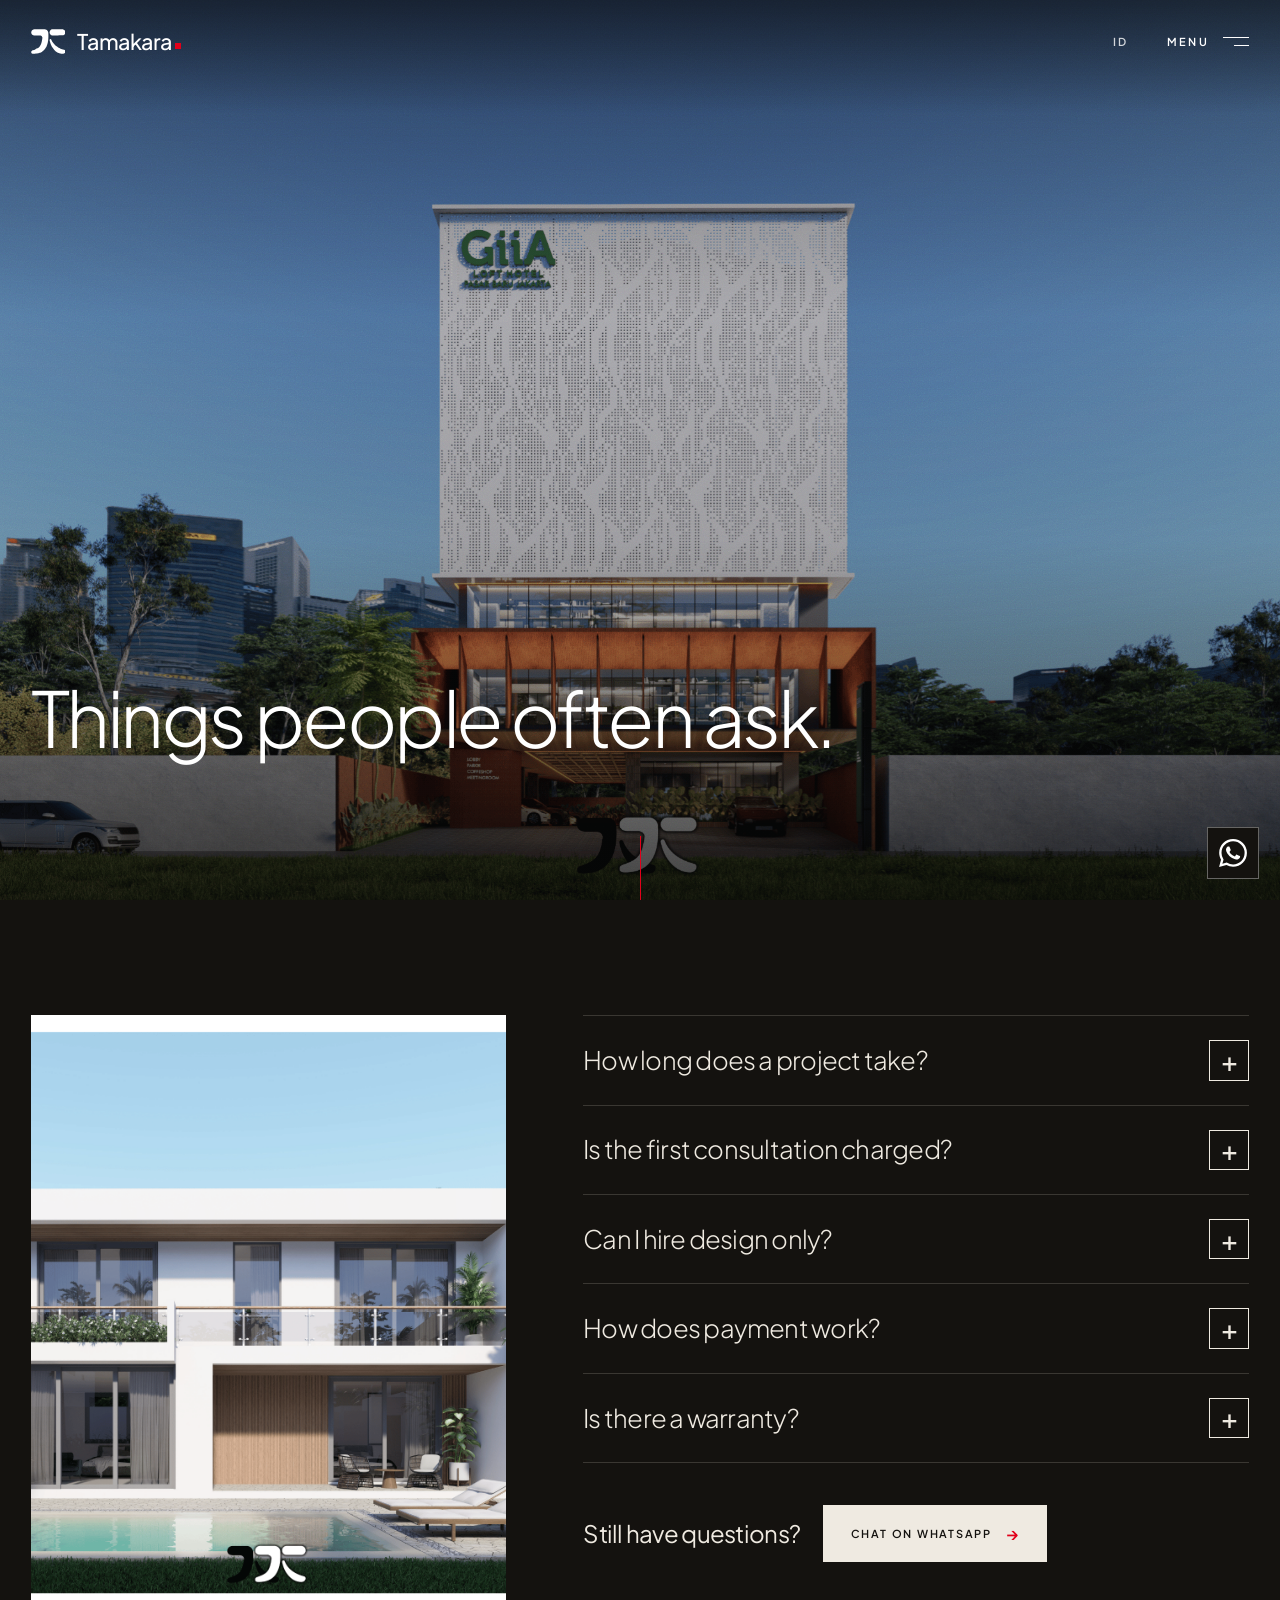
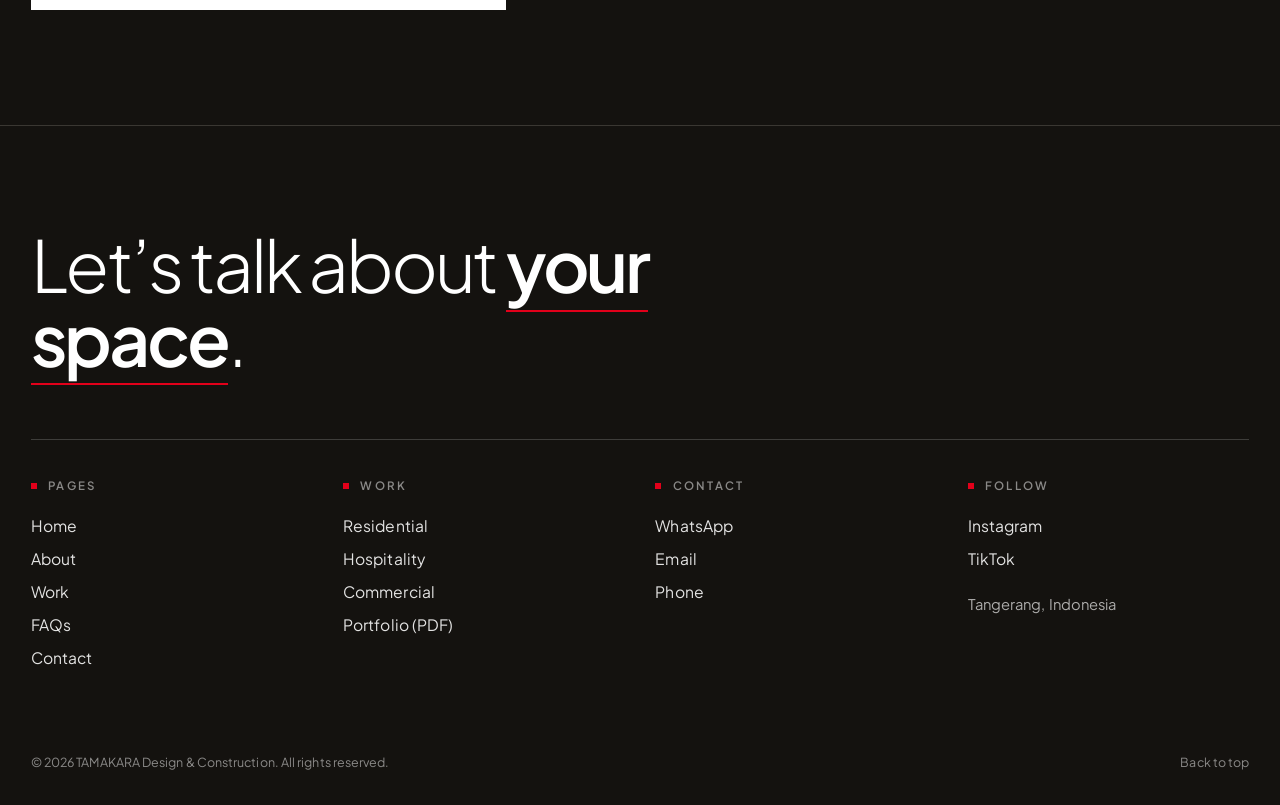
<file: faq.html>
<!DOCTYPE html>
<html lang="id" data-t-id="FAQs — TAMAKARA Design &amp; Construction" data-t-en="FAQs — TAMAKARA Design &amp; Construction">
<head>
<meta charset="UTF-8">
<meta name="viewport" content="width=device-width, initial-scale=1, viewport-fit=cover">
<meta name="theme-color" content="#14120F">
<link rel="icon" href="img/logo.svg" type="image/svg+xml">
<title>FAQs — TAMAKARA Design &amp; Construction</title>
<meta name="description" content="Pertanyaan yang sering diajukan tentang proses, biaya, dan garansi di TAMAKARA.">
<link rel="preconnect" href="https://fonts.googleapis.com">
<link rel="preconnect" href="https://fonts.gstatic.com" crossorigin>
<link href="https://fonts.googleapis.com/css2?family=Plus+Jakarta+Sans:wght@300;400;500;600;700;700&display=swap" rel="stylesheet">
<link rel="stylesheet" href="css/style.css">
<link rel="stylesheet" href="css/site.css">
<meta property="og:title" content="FAQs — TAMAKARA Design &amp; Construction">
<meta property="og:description" content="Pertanyaan yang sering diajukan tentang proses, biaya, dan garansi di TAMAKARA.">
<meta property="og:type" content="website">
<meta property="og:image" content="img/FOTO%20FIX/Kappa%20Zanzibar/1.png">
<meta name="theme-color" content="#0e0c0c">
<script>document.documentElement.classList.add('js');document.documentElement.dataset.theme='dark';addEventListener('error',function(e){var t=e.target;if(t&&t.tagName==='IMG'&&/\.png(\?.*)?$/i.test(t.src)&&!t.dataset.fb){t.dataset.fb='1';e.stopImmediatePropagation();t.src=t.src.replace(/\.png(\?.*)?$/i,'.jpg')}},true);</script>
</head>
<body>
<div id="pt" aria-hidden="true"><span id="ptl"></span><i></i></div>
<script>try{var __l=sessionStorage.getItem("ptl");if(__l){sessionStorage.removeItem("ptl");var __p=document.getElementById("pt");document.getElementById("ptl").textContent=__l;__p.className="arr"}}catch(e){}</script>
<svg width="0" height="0" style="position:absolute" aria-hidden="true"><symbol id="mk" viewBox="0 0 1638 1179"><path fill-rule="evenodd" d="M117.0,1169.4C56.4,1166.3 26.5,1152.4 15.4,1122.2C14.5,1119.6 13.3,1117.1 12.8,1116.6C10.9,1114.3 11.9,1069.8 14.0,1064.1C20.8,1046.2 43.0,1023.7 62.4,1015.0C65.7,1013.5 77.3,1009.3 88.0,1005.7C131.9,990.8 177.5,974.0 199.5,964.5C235.0,949.2 273.8,930.6 285.0,923.5C287.2,922.1 289.2,921.0 289.6,921.0C291.0,921.0 321.2,901.7 333.5,892.9C358.8,875.0 380.2,855.9 399.5,833.9C414.3,817.1 421.8,806.8 438.8,780.5C439.4,779.4 440.3,777.8 440.7,777.0C441.1,776.2 442.5,773.7 443.9,771.5C463.4,740.3 487.8,673.9 503.0,610.5C505.3,601.1 508.0,589.7 509.1,585.0C510.3,580.3 512.0,572.2 513.0,567.0C514.0,561.8 515.7,553.0 516.8,547.5C518.0,542.0 520.2,529.6 521.9,520.0C523.6,510.4 525.6,498.9 526.5,494.5C539.1,426.3 539.7,398.1 529.0,375.3C513.6,342.3 488.2,321.2 449.4,309.1C429.4,302.9 433.6,303.0 296.5,303.0C191.7,303.0 169.3,302.8 158.0,301.5C74.7,292.2 25.2,252.4 14.0,186.0C10.0,161.7 11.8,139.5 19.7,119.0C42.9,58.1 90.7,22.7 160.3,14.5C179.4,12.2 629.7,12.3 647.3,14.6C706.3,22.2 753.8,50.1 786.4,96.3C808.6,127.8 818.9,163.8 818.9,209.5C818.9,213.3 819.3,226.6 819.9,239.0C824.5,339.2 820.0,460.4 809.0,538.5C808.4,542.4 807.0,552.0 805.9,560.0C803.3,578.5 800.1,597.2 794.9,623.5C791.4,641.3 783.8,673.0 779.5,688.5C778.5,691.8 777.4,695.9 777.0,697.5C773.2,711.5 761.1,749.4 758.1,756.5C757.6,757.6 755.8,762.5 754.0,767.5C749.6,779.7 740.6,801.7 735.9,811.8C733.7,816.3 732.0,820.3 732.0,820.6C732.0,821.4 713.7,857.9 709.2,866.0C656.6,961.8 589.2,1032.7 505.0,1080.9C483.1,1093.4 438.5,1114.7 425.0,1119.1C423.6,1119.5 418.7,1121.3 414.0,1123.0C396.2,1129.7 369.9,1137.7 349.0,1143.0C342.1,1144.7 334.0,1146.7 331.0,1147.5C278.4,1160.8 168.5,1172.1 117.0,1169.4ZM1456.5,1167.8C1452.1,1167.4 1440.8,1166.0 1431.5,1164.9C1300.1,1148.5 1179.1,1079.0 1079.3,962.5C1074.1,956.5 1068.8,950.4 1067.6,949.0C1059.5,939.6 1033.2,904.9 1021.7,888.3C986.7,837.9 961.8,790.7 932.9,720.5C921.4,692.5 905.9,644.6 895.3,604.5C894.5,601.2 893.2,596.5 892.5,594.0C891.0,588.9 889.1,581.1 888.0,576.0C887.0,571.0 882.1,549.3 880.9,544.2C876.8,526.3 876.2,517.8 878.4,509.4C885.1,484.1 909.1,470.3 933.0,478.0C946.3,482.3 954.0,490.4 961.4,508.1C987.6,570.4 1004.8,602.2 1040.1,654.0C1097.5,738.1 1198.4,825.4 1302.5,881.0C1317.7,889.1 1349.5,905.1 1358.5,909.2C1362.9,911.2 1369.9,914.4 1374.0,916.3C1400.9,928.7 1436.3,942.6 1476.5,956.6C1496.1,963.5 1551.4,980.6 1563.0,983.4C1592.9,990.7 1603.0,996.3 1614.8,1011.9C1629.8,1031.7 1632.7,1053.9 1623.8,1081.0C1603.6,1143.2 1538.8,1176.8 1456.5,1167.8ZM1011.0,303.3C928.2,297.0 867.0,221.4 878.5,139.6C887.2,77.4 932.5,29.8 995.0,17.1C1005.5,14.9 1005.5,14.9 1256.5,15.2L1507.5,15.5L1519.0,18.7C1565.7,31.5 1599.0,59.8 1617.4,102.3C1651.4,181.0 1608.5,272.7 1526.0,297.6C1505.2,303.8 1526.3,303.4 1258.5,303.5C1124.8,303.6 1013.5,303.5 1011.0,303.3Z"/></symbol>
<symbol id="ic-wa" viewBox="0 0 24 24"><path fill="currentColor" d="M17.472 14.382c-.297-.149-1.758-.867-2.03-.967-.273-.099-.471-.148-.67.15-.197.297-.767.966-.94 1.164-.173.199-.347.223-.644.075-.297-.15-1.255-.463-2.39-1.475-.883-.788-1.48-1.761-1.653-2.059-.173-.297-.018-.458.13-.606.134-.133.298-.347.446-.52.149-.174.198-.298.298-.497.099-.198.05-.371-.025-.52-.075-.149-.669-1.612-.916-2.207-.242-.579-.487-.5-.669-.51-.173-.008-.371-.01-.57-.01-.198 0-.52.074-.792.372-.272.297-1.04 1.016-1.04 2.479 0 1.462 1.065 2.875 1.213 3.074.149.198 2.096 3.2 5.077 4.487.709.306 1.262.489 1.694.625.712.227 1.36.195 1.871.118.571-.085 1.758-.719 2.006-1.413.248-.694.248-1.289.173-1.413-.074-.124-.272-.198-.57-.347m-5.421 7.403h-.004a9.87 9.87 0 01-5.031-1.378l-.361-.214-3.741.982.998-3.648-.235-.374a9.86 9.86 0 01-1.51-5.26c.001-5.45 4.436-9.884 9.888-9.884 2.64 0 5.122 1.03 6.988 2.898a9.825 9.825 0 012.893 6.994c-.003 5.45-4.437 9.884-9.885 9.884m8.413-18.297A11.815 11.815 0 0012.05 0C5.495 0 .16 5.335.157 11.892c0 2.096.547 4.142 1.588 5.945L.057 24l6.305-1.654a11.882 11.882 0 005.683 1.448h.005c6.554 0 11.89-5.335 11.893-11.893a11.821 11.821 0 00-3.48-8.413Z"/></symbol>
<symbol id="ic-ig" viewBox="0 0 24 24"><rect x="3" y="3" width="18" height="18" rx="5" fill="none" stroke="currentColor" stroke-width="1.7" stroke-linecap="round" stroke-linejoin="round"/><circle cx="12" cy="12" r="4.2" fill="none" stroke="currentColor" stroke-width="1.7" stroke-linecap="round" stroke-linejoin="round"/><circle cx="17.4" cy="6.6" r="1.2" fill="currentColor"/></symbol>
<symbol id="ic-tt" viewBox="0 0 24 24"><path d="M14.2 3.5v10.3a3.6 3.6 0 1 1-3.6-3.6" fill="none" stroke="currentColor" stroke-width="1.7" stroke-linecap="round" stroke-linejoin="round"/><path d="M14.2 3.5c.3 2.5 1.9 4.2 4.6 4.5" fill="none" stroke="currentColor" stroke-width="1.7" stroke-linecap="round" stroke-linejoin="round"/></symbol>
<symbol id="ic-mail" viewBox="0 0 24 24"><rect x="3" y="5" width="18" height="14" rx="2" fill="none" stroke="currentColor" stroke-width="1.7" stroke-linecap="round" stroke-linejoin="round"/><path d="M3.5 7l8.5 6 8.5-6" fill="none" stroke="currentColor" stroke-width="1.7" stroke-linecap="round" stroke-linejoin="round"/></symbol>
<symbol id="ic-tel" viewBox="0 0 24 24"><path d="M5 4h4l2 5-2.5 1.5a11 11 0 0 0 5 5L15 13l5 2v4a2 2 0 0 1-2 2A16 16 0 0 1 3 6a2 2 0 0 1 2-2z" fill="none" stroke="currentColor" stroke-width="1.7" stroke-linecap="round" stroke-linejoin="round"/></symbol>
<symbol id="ic-heart" viewBox="0 0 24 24"><path d="M12 20s-7-4.4-7-10a4 4 0 0 1 7-2.5A4 4 0 0 1 19 10c0 5.6-7 10-7 10z" style="fill:var(--hf,none);stroke:currentColor;stroke-width:1.7;stroke-linejoin:round"/></symbol></svg>
<a class="skip" href="#main" data-en="Skip to content">Lewati ke konten</a>
<div class="prog" id="prog"></div>
<header id="hdr">
  <a href="index.html" class="logo" aria-label="TAMAKARA, Home"><svg class="mark" viewBox="0 0 1638 1179" aria-hidden="true"><use href="#mk"/></svg><b>Tamakara</b></a>
  <div class="hd-r"><button class="lang" id="lang" type="button" aria-label="Ganti bahasa / Switch language">EN</button>
  <button class="burger" id="burger" type="button" aria-label="Menu" aria-expanded="false" aria-controls="menu"><span class="bt-o" data-en="Menu">Menu</span><span class="bt-c" data-en="Close">Tutup</span><i></i></button></div>
</header>
<div id="menu" role="dialog" aria-label="Menu" aria-modal="true">
 <div class="mgrid" aria-hidden="true"></div>
 <div class="mart" aria-hidden="true"><svg viewBox="0 0 600 600" data-k="0" focusable="false"><path d="M30 470H570" pathLength="1" style="--d:0"/><path d="M90 470V335H340V470" pathLength="1" style="--d:90"/><path d="M190 335H510M190 335V225H510V335" pathLength="1" style="--d:220"/><path d="M170 225H530V211H170Z" pathLength="1" style="--d:380"/><path d="M235 255H320V305H235Z" pathLength="1" style="--d:520"/><path d="M360 255H480V305H360Z" pathLength="1" style="--d:560"/><path d="M130 470V385H200V470" pathLength="1" style="--d:620"/><path d="M500 335V470" pathLength="1" style="--d:640"/><circle cx="548" cy="386" r="36" pathLength="1" style="--d:680"/><path d="M548 422V470" pathLength="1" style="--d:700"/><path d="M40 480l-10 10M70 480l-10 10M100 480l-10 10M130 480l-10 10M160 480l-10 10M190 480l-10 10M220 480l-10 10M250 480l-10 10M280 480l-10 10M310 480l-10 10M340 480l-10 10M370 480l-10 10M400 480l-10 10M430 480l-10 10M460 480l-10 10M490 480l-10 10M520 480l-10 10M550 480l-10 10" pathLength="1" style="--d:760"/><path class="rd" d="M90 520H340M90 512V528M340 512V528" pathLength="1" style="--d:800"/><path class="rd" d="M60 211V470M52 211H68M52 470H68" pathLength="1" style="--d:840"/></svg><span class="mlbl" data-k="0" data-en="Elevation · 1:100">Elevasi · 1:100</span><svg viewBox="0 0 600 600" data-k="1" focusable="false"><path d="M80 160H520V450H80Z" pathLength="1" style="--d:0"/><path d="M310 160V260M310 300V450" pathLength="1" style="--d:120"/><path d="M80 320H200M240 320H310" pathLength="1" style="--d:200"/><path d="M310 340H400M440 340H520" pathLength="1" style="--d:260"/><path d="M310 260A40 40 0 0 1 350 300M310 300H350" pathLength="1" style="--d:340"/><path d="M240 320A40 40 0 0 0 200 360M200 320V360" pathLength="1" style="--d:380"/><path d="M105 185H195V265H105Z" pathLength="1" style="--d:440"/><path d="M115 192H149V212H115Z" pathLength="1" style="--d:470"/><path d="M155 192H189V212H155Z" pathLength="1" style="--d:480"/><circle cx="420" cy="232" r="36" pathLength="1" style="--d:520"/><circle cx="420" cy="180" r="10" pathLength="1" style="--d:550"/><circle cx="420" cy="284" r="10" pathLength="1" style="--d:555"/><circle cx="366" cy="232" r="10" pathLength="1" style="--d:560"/><circle cx="474" cy="232" r="10" pathLength="1" style="--d:565"/><path d="M440 372H520V448H440Z" pathLength="1" style="--d:600"/><path d="M440 384H520M440 396H520M440 408H520M440 420H520M440 432H520M440 444H520" pathLength="1" style="--d:640"/><path d="M115 395H185V425H115Z" pathLength="1" style="--d:660"/><circle cx="150" cy="365" r="10" pathLength="1" style="--d:690"/><path d="M330 156H480M330 164H480" pathLength="1" style="--d:720"/><path class="rd" d="M80 125H520M80 117V133M520 117V133" pathLength="1" style="--d:780"/><path class="rd" d="M310 118V132" pathLength="1" style="--d:800"/></svg><span class="mlbl" data-k="1" data-en="Plan · 1:50">Denah · 1:50</span><svg viewBox="0 0 600 600" data-k="2" focusable="false"><path d="M300.0 302.8L565.0 455.8L300.0 608.8L35.0 455.8Z" pathLength="1" style="--d:0"/><path class="fi" d="M388.3 340.2L300.0 391.2L300.0 432.0L388.3 381.0Z" pathLength="1" style="--d:120"/><path class="fi" d="M211.7 340.2L300.0 391.2L300.0 432.0L211.7 381.0Z" pathLength="1" style="--d:150"/><path class="fi" d="M300.0 289.2L388.3 340.2L300.0 391.2L211.7 340.2Z" pathLength="1" style="--d:180"/><path class="fi" d="M264.7 316.4L194.0 357.2L194.0 459.2L264.7 418.4Z" pathLength="1" style="--d:230"/><path class="fi" d="M135.1 323.2L194.0 357.2L194.0 459.2L135.1 425.2Z" pathLength="1" style="--d:260"/><path class="fi" d="M205.8 282.4L264.7 316.4L194.0 357.2L135.1 323.2Z" pathLength="1" style="--d:290"/><path class="fi" d="M459.0 353.8L370.7 404.8L370.7 472.8L459.0 421.8Z" pathLength="1" style="--d:340"/><path class="fi" d="M305.9 367.4L370.7 404.8L370.7 472.8L305.9 435.4Z" pathLength="1" style="--d:370"/><path class="fi" d="M394.2 316.4L459.0 353.8L370.7 404.8L305.9 367.4Z" pathLength="1" style="--d:400"/><path class="fi" d="M517.9 313.0L464.9 343.6L464.9 486.4L517.9 455.8Z" pathLength="1" style="--d:450"/><path class="fi" d="M417.8 316.4L464.9 343.6L464.9 486.4L417.8 459.2Z" pathLength="1" style="--d:480"/><path class="fi" d="M470.8 285.8L517.9 313.0L464.9 343.6L417.8 316.4Z" pathLength="1" style="--d:510"/><path class="fi" d="M214.6 430.3L167.5 457.5L167.5 511.9L214.6 484.7Z" pathLength="1" style="--d:560"/><path class="fi" d="M90.9 413.3L167.5 457.5L167.5 511.9L90.9 467.7Z" pathLength="1" style="--d:590"/><path class="fi" d="M138.1 386.1L214.6 430.3L167.5 457.5L90.9 413.3Z" pathLength="1" style="--d:620"/><path class="fi" d="M388.3 462.6L317.7 503.4L317.7 530.6L388.3 489.8Z" pathLength="1" style="--d:670"/><path class="fi" d="M229.3 452.4L317.7 503.4L317.7 530.6L229.3 479.6Z" pathLength="1" style="--d:700"/><path class="fi" d="M300.0 411.6L388.3 462.6L317.7 503.4L229.3 452.4Z" pathLength="1" style="--d:730"/><path class="fi" d="M294.1 442.2L247.0 469.4L247.0 557.8L294.1 530.6Z" pathLength="1" style="--d:780"/><path class="fi" d="M182.2 432.0L247.0 469.4L247.0 557.8L182.2 520.4Z" pathLength="1" style="--d:810"/><path class="fi rd" d="M229.3 404.8L294.1 442.2L247.0 469.4L182.2 432.0Z" pathLength="1" style="--d:840"/></svg><span class="mlbl" data-k="2" data-en="Axonometric">Aksonometri</span><svg viewBox="0 0 600 600" data-k="3" focusable="false"><path d="M110 470V430H158V390H206V350H254V310H302V270H350V230H398V190H446V150H494" pathLength="1" style="--d:0"/><path d="M110 470V500L494 180V150" pathLength="1" style="--d:200"/><path d="M494 150H584V180H494" pathLength="1" style="--d:320"/><path d="M30 500H110M30 470H110" pathLength="1" style="--d:400"/><path d="M110 375L494 55" pathLength="1" style="--d:460"/><path d="M158 430V335M254 350V255M350 270V175M446 190V95" pathLength="1" style="--d:520"/><path class="rd" d="M70 150V470M62 150H78M62 470H78" pathLength="1" style="--d:600"/><path class="rd" d="M110 530H494M110 522V538M494 522V538" pathLength="1" style="--d:680"/></svg><span class="mlbl" data-k="3" data-en="Section A–A">Potongan A–A</span><svg viewBox="0 0 600 600" data-k="4" focusable="false"><path d="M30 120C150 90 250 160 340 110S520 60 580 100" pathLength="1" style="--d:0"/><path d="M30 190C140 160 240 230 330 180S520 130 580 170" pathLength="1" style="--d:60"/><path d="M30 260C140 230 230 300 330 250S520 200 580 240" pathLength="1" style="--d:120"/><path d="M30 330C140 300 230 370 330 320S520 270 580 310" pathLength="1" style="--d:180"/><path d="M110 190L420 150L520 320L470 470L170 440Z" pathLength="1" style="--d:260"/><path d="M200 260H330V340H200Z" pathLength="1" style="--d:380"/><path d="M350 330H440V400H350Z" pathLength="1" style="--d:420"/><circle cx="520" cy="92" r="28" pathLength="1" style="--d:480"/><path d="M520 120V64M508 84L520 64L532 84" pathLength="1" style="--d:520"/><path d="M30 500H570M30 530H570" pathLength="1" style="--d:560"/><circle class="rd" cx="265" cy="300" r="18" pathLength="1" style="--d:640"/><circle class="fl" cx="265" cy="300" r="4" pathLength="1" style="--d:700"/><path class="rd" d="M110 466H230M110 458V474M230 458V474" pathLength="1" style="--d:720"/></svg><span class="mlbl" data-k="4" data-en="Site plan · 1:500">Situasi · 1:500</span></div>
 <div class="mhair" aria-hidden="true"><i class="hx"></i><i class="hy"></i><b></b></div>
 <nav class="mnav" aria-label="Menu utama" data-en-aria-label="Main menu"><a href="index.html" data-en="Home" data-k="0" style="--i:0">Home</a><a href="about.html" data-en="About" data-k="1" style="--i:1">About</a><a href="karya.html" data-en="Work" data-k="2" style="--i:2">Karya</a><a href="faq.html" aria-current="page" data-en="FAQs" data-k="3" style="--i:3">FAQs</a><a href="kontak.html" data-en="Contact" data-k="4" style="--i:4">Kontak</a></nav>
 <div class="mfoot">
  <div><h4 data-en="Work">Karya</h4><a href="karya.html#karya" data-en="All work">Semua karya</a><a href="karya.html?c=residensial#karya" data-en="Residential">Residensial</a><a href="karya.html?c=hospitality#karya" data-en="Hospitality">Hospitality</a><a href="karya.html?c=komersial#karya" data-en="Commercial">Komersial</a></div>
  <div><h4 data-en="Studio">Studio</h4><a href="about.html#layanan" data-en="What we do">Layanan</a><a href="about.html#prinsip" data-en="How we think">Prinsip</a><a href="portfolio/TAMAKARA-Portfolio.pdf" download data-en="Portfolio (PDF)">Portofolio (PDF)</a></div>
  <div><h4 data-en="Contact">Kontak</h4><a href="https://wa.me/6285771143871" target="_blank" rel="noopener">WhatsApp</a><a href="mailto:tamakara.architects@gmail.com">Email</a><a href="https://instagram.com/tamakara.architects" target="_blank" rel="noopener">Instagram</a></div>
 </div>
 <div class="mbar"><nav aria-label="Pintasan" data-en-aria-label="Shortcuts"><a href="portfolio/TAMAKARA-Portfolio.pdf" download data-en="Portfolio">Portofolio</a><a href="kontak.html" data-en="Contact">Kontak</a></nav><button class="dot" id="mclose" type="button" aria-label="Tutup menu" data-en-aria-label="Close menu"></button><nav aria-label="Sosial" data-en-aria-label="Social"><a href="https://instagram.com/tamakara.architects" target="_blank" rel="noopener">Instagram</a><a href="https://wa.me/6285771143871" target="_blank" rel="noopener">WhatsApp</a></nav></div>
</div>
<div class="stage" id="stage" aria-hidden="true"><img src="img/FOTO%20FIX/Hotel%20Giia/1.png" alt="" decoding="async" fetchpriority="high"><div class="shade"></div><div class="grain"></div></div>
<main id="main">
<section class="scene one" data-theme="dark"><div class="sc-in "><h1 class="st" data-en="Things people often ask." style="--i:0">Yang sering ditanyakan.</h1></div><span class="hint" aria-hidden="true"></span></section>
<section class="pp" data-theme="light"><div class="wrap faqw">
  <div class="fimg"><img id="fimg" src="img/FOTO%20FIX/Umalas%20Residential/1.png" alt="" loading="lazy"></div>
  <div>
    <div class="faq">
      <details><summary data-en="How long does a project take?">Berapa lama satu proyek jadi?</summary><p data-en="Design usually takes 2–4 weeks. Building takes 1–4 months, depending on size and complexity.">Desain biasanya 2&ndash;4 minggu. Pembangunannya 1&ndash;4 bulan, tergantung luas dan kerumitannya.</p></details>
      <details><summary data-en="Is the first consultation charged?">Konsultasi awal bayar nggak?</summary><p data-en="No. The first survey and a chat about the concept are free.">Nggak. Survei awal dan ngobrol soal konsepnya gratis.</p></details>
      <details><summary data-en="Can I hire design only?">Boleh pakai jasa desainnya saja?</summary><p data-en="Absolutely. You get full working drawings that any contractor can build from.">Boleh banget. Kamu dapat gambar kerja lengkap yang bisa dikerjakan kontraktor mana pun.</p></details>
      <details><summary data-en="How does payment work?">Bayarnya gimana?</summary><p data-en="In stages, following progress: down payment, work milestones, and final payment after handover.">Bertahap, mengikuti progres: uang muka, termin pekerjaan, dan pelunasan setelah serah terima.</p></details>
      <details><summary data-en="Is there a warranty?">Ada garansinya?</summary><p data-en="Yes. 12 months on construction and custom furniture.">Ada. 12 bulan untuk konstruksi dan furnitur custom.</p></details>
    </div>
    <div class="ask"><p data-en="Still have questions?">Masih ada pertanyaan?</p><a class="btn" href="https://wa.me/6285771143871" target="_blank" rel="noopener" data-en="Chat on WhatsApp">Chat WhatsApp</a></div>
  </div>
</div></section>
</main>
<footer data-theme="dark"><div class="wrap">
  <a class="ft-big" href="kontak.html" data-en="Let’s talk about &lt;em&gt;your space&lt;/em&gt;.">Mari ngobrol soal <em>ruangmu</em>.</a>
  <div class="ft-cols">
    <div><h4 data-en="Pages">Halaman</h4><a href="index.html">Home</a><a href="about.html">About</a><a href="karya.html" data-en="Work">Karya</a><a href="faq.html">FAQs</a><a href="kontak.html" data-en="Contact">Kontak</a></div>
    <div><h4 data-en="Work">Karya</h4><a href="karya.html?c=residensial#karya" data-en="Residential">Residensial</a><a href="karya.html?c=hospitality#karya">Hospitality</a><a href="karya.html?c=komersial#karya" data-en="Commercial">Komersial</a><a href="portfolio/TAMAKARA-Portfolio.pdf" download data-en="Portfolio (PDF)">Portofolio (PDF)</a></div>
    <div><h4 data-en="Contact">Kontak</h4><a href="https://wa.me/6285771143871" target="_blank" rel="noopener">WhatsApp</a><a href="mailto:tamakara.architects@gmail.com">Email</a><a href="tel:+6285771143871" data-en="Phone">Telepon</a></div>
    <div><h4 data-en="Follow">Ikuti</h4><a href="https://instagram.com/tamakara.architects" target="_blank" rel="noopener">Instagram</a><a href="https://tiktok.com" target="_blank" rel="noopener">TikTok</a><p style="margin-top:1rem">Tangerang, Indonesia</p></div>
  </div>
  <div class="ft-bot"><span>&copy; <span id="yr"></span> <span data-en="TAMAKARA Design &amp; Construction. All rights reserved.">TAMAKARA Design &amp; Construction. Hak cipta dilindungi.</span></span><a href="#main" data-en="Back to top">Kembali ke atas</a></div>
</div></footer>
<div id="toast" role="status" aria-live="polite"></div>
<a class="wa" href="https://wa.me/6285771143871" target="_blank" rel="noopener" aria-label="Chat WhatsApp"><svg class="ic" aria-hidden="true"><use href="#ic-wa"/></svg><span>Chat WhatsApp</span></a>
<button class="totop" id="totop" type="button" aria-label="Kembali ke atas" data-en-aria-label="Back to top">&uarr;</button>
<script src="js/projects.js"></script>
<script src="js/main.js"></script>
<script src="js/scenes.js"></script>
</body>
</html>
</file>
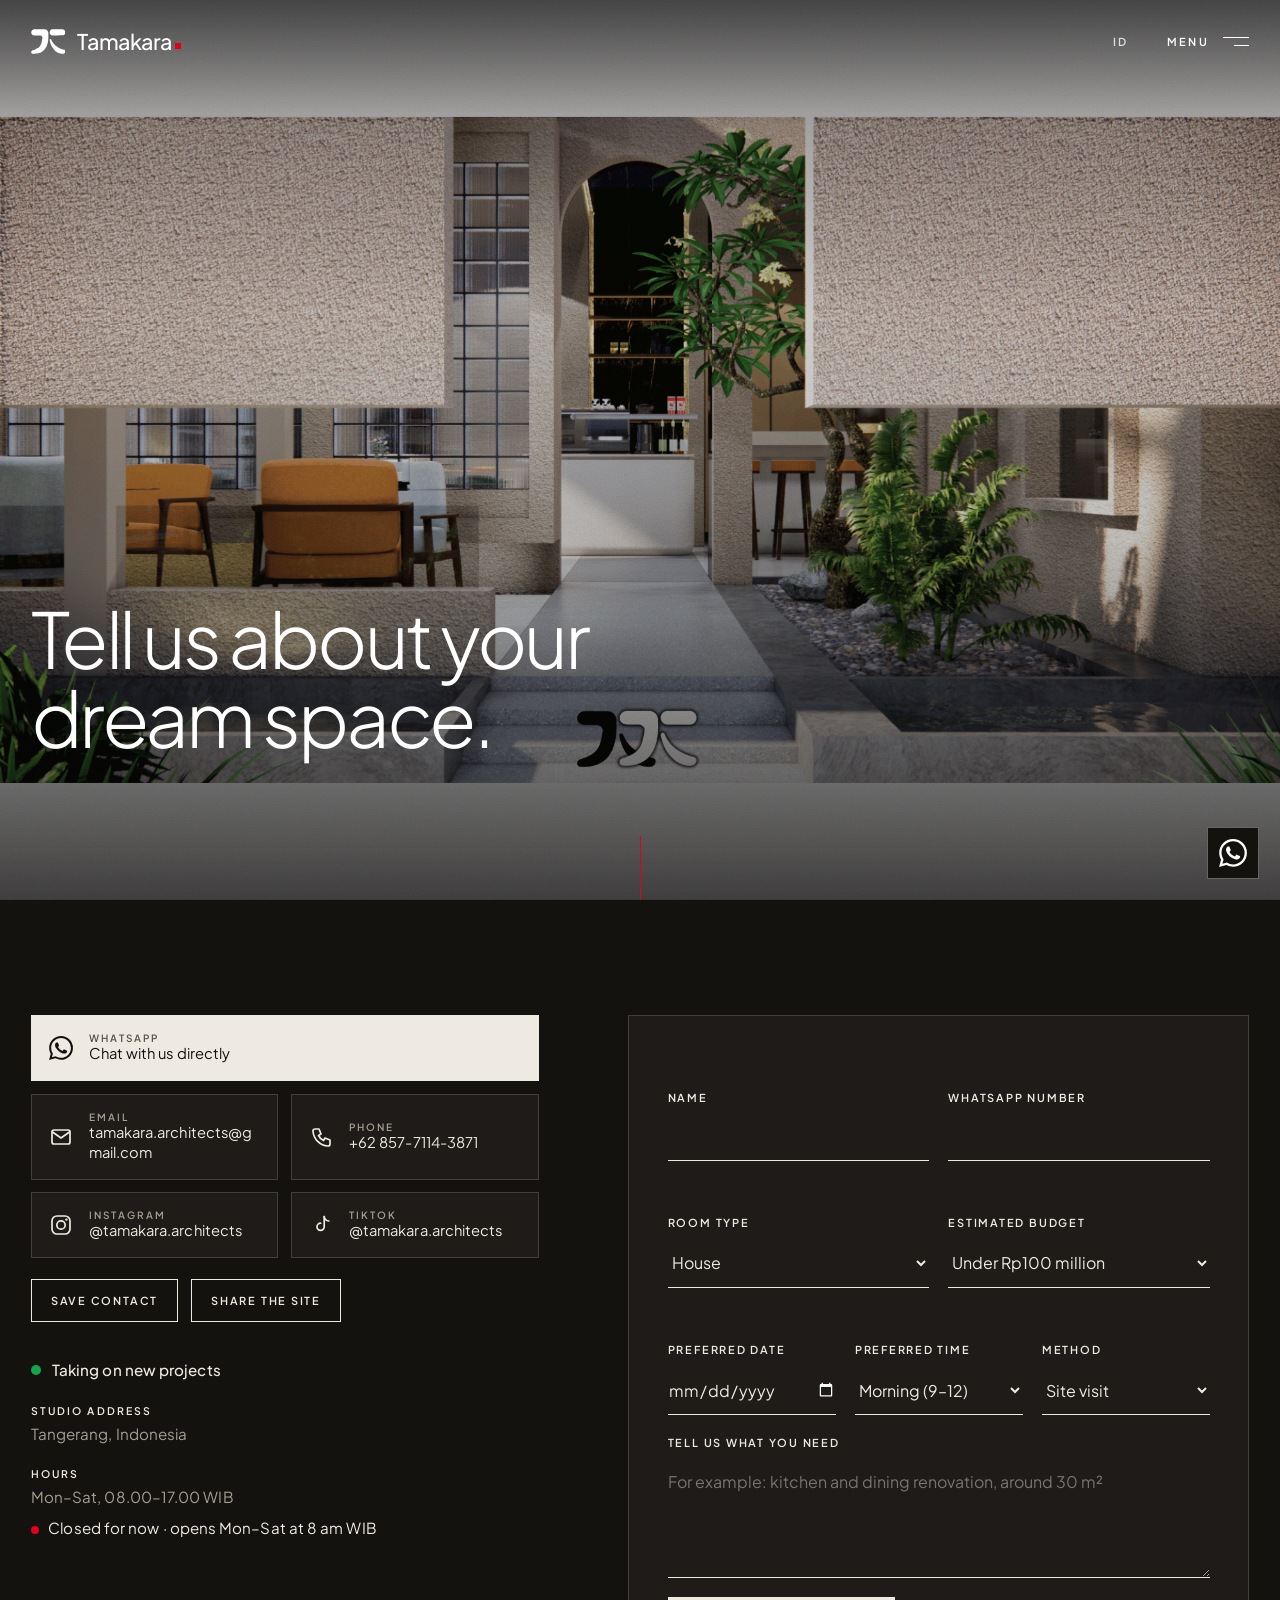
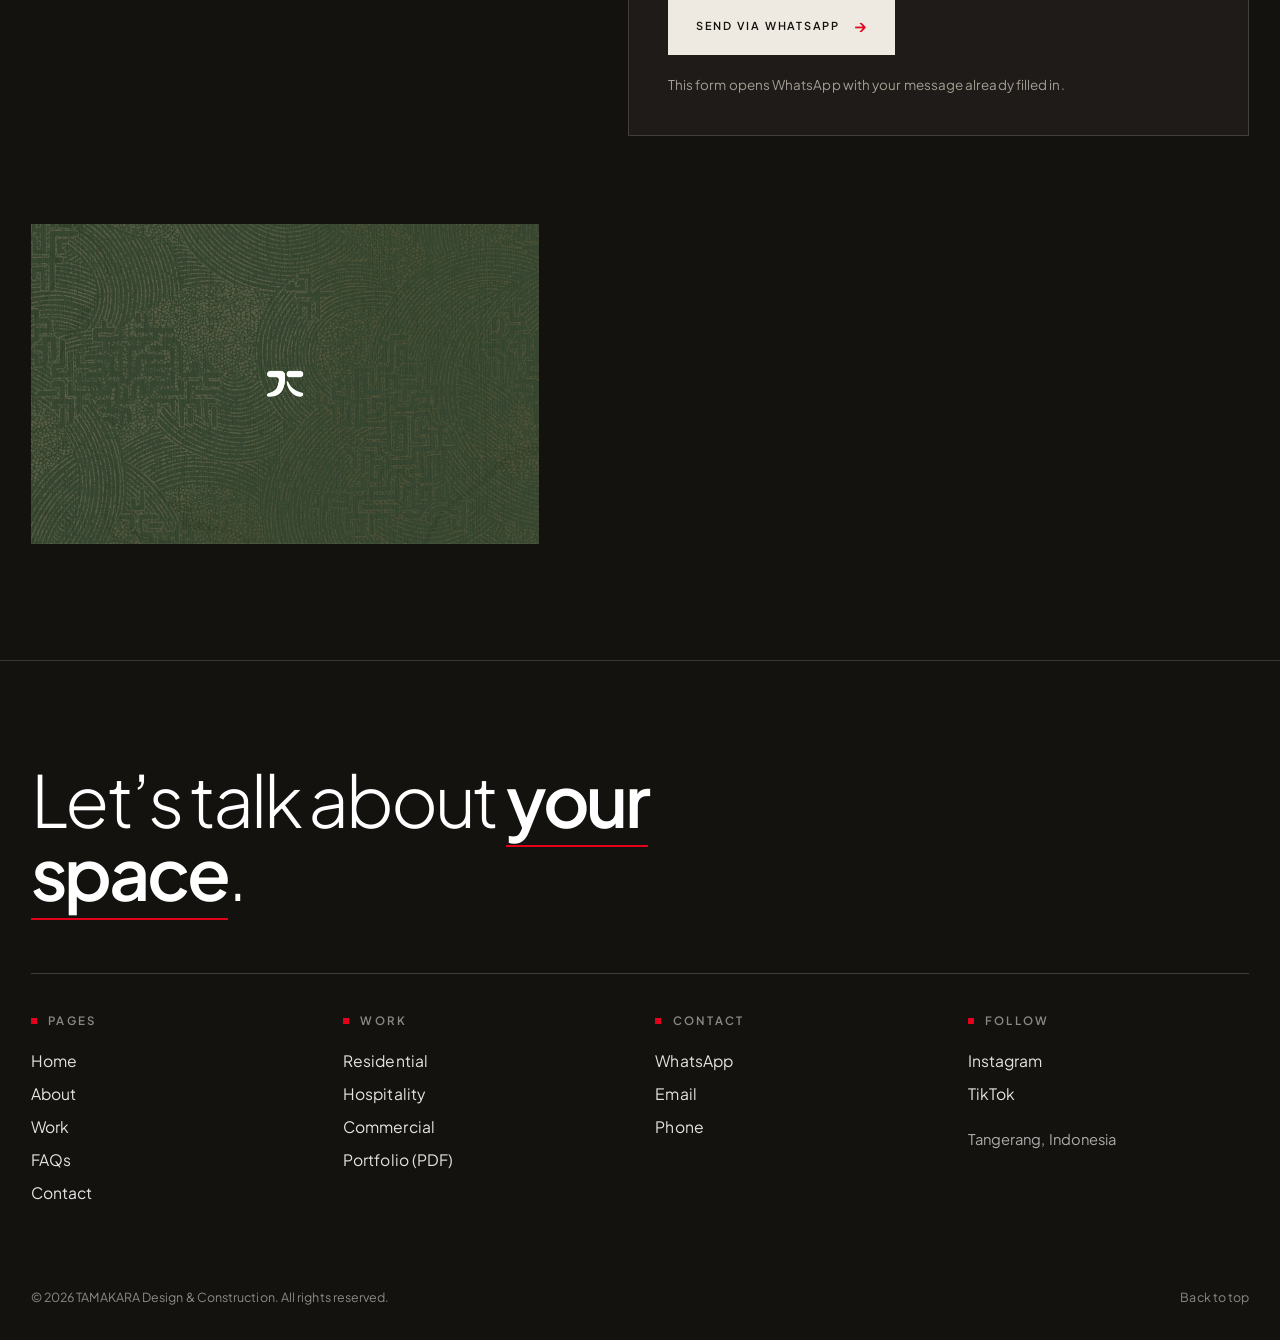
<file: kontak.html>
<!DOCTYPE html>
<html lang="id" data-t-id="Kontak — TAMAKARA Design &amp; Construction" data-t-en="Contact — TAMAKARA Design &amp; Construction">
<head>
<meta charset="UTF-8">
<meta name="viewport" content="width=device-width, initial-scale=1, viewport-fit=cover">
<meta name="theme-color" content="#14120F">
<link rel="icon" href="img/logo.svg" type="image/svg+xml">
<title>Kontak — TAMAKARA Design &amp; Construction</title>
<meta name="description" content="Hubungi TAMAKARA lewat WhatsApp, email, atau form. Kami balas dalam 1×24 jam kerja.">
<link rel="preconnect" href="https://fonts.googleapis.com">
<link rel="preconnect" href="https://fonts.gstatic.com" crossorigin>
<link href="https://fonts.googleapis.com/css2?family=Plus+Jakarta+Sans:wght@300;400;500;600;700;700&display=swap" rel="stylesheet">
<link rel="stylesheet" href="css/style.css">
<link rel="stylesheet" href="css/site.css">
<meta property="og:title" content="Kontak — TAMAKARA Design &amp; Construction">
<meta property="og:description" content="Hubungi TAMAKARA lewat WhatsApp, email, atau form. Kami balas dalam 1×24 jam kerja.">
<meta property="og:type" content="website">
<meta property="og:image" content="img/FOTO%20FIX/Kappa%20Zanzibar/1.png">
<meta name="theme-color" content="#0e0c0c">
<script>document.documentElement.classList.add('js');document.documentElement.dataset.theme='dark';addEventListener('error',function(e){var t=e.target;if(t&&t.tagName==='IMG'&&/\.png(\?.*)?$/i.test(t.src)&&!t.dataset.fb){t.dataset.fb='1';e.stopImmediatePropagation();t.src=t.src.replace(/\.png(\?.*)?$/i,'.jpg')}},true);</script>
</head>
<body>
<div id="pt" aria-hidden="true"><span id="ptl"></span><i></i></div>
<script>try{var __l=sessionStorage.getItem("ptl");if(__l){sessionStorage.removeItem("ptl");var __p=document.getElementById("pt");document.getElementById("ptl").textContent=__l;__p.className="arr"}}catch(e){}</script>
<svg width="0" height="0" style="position:absolute" aria-hidden="true"><symbol id="mk" viewBox="0 0 1638 1179"><path fill-rule="evenodd" d="M117.0,1169.4C56.4,1166.3 26.5,1152.4 15.4,1122.2C14.5,1119.6 13.3,1117.1 12.8,1116.6C10.9,1114.3 11.9,1069.8 14.0,1064.1C20.8,1046.2 43.0,1023.7 62.4,1015.0C65.7,1013.5 77.3,1009.3 88.0,1005.7C131.9,990.8 177.5,974.0 199.5,964.5C235.0,949.2 273.8,930.6 285.0,923.5C287.2,922.1 289.2,921.0 289.6,921.0C291.0,921.0 321.2,901.7 333.5,892.9C358.8,875.0 380.2,855.9 399.5,833.9C414.3,817.1 421.8,806.8 438.8,780.5C439.4,779.4 440.3,777.8 440.7,777.0C441.1,776.2 442.5,773.7 443.9,771.5C463.4,740.3 487.8,673.9 503.0,610.5C505.3,601.1 508.0,589.7 509.1,585.0C510.3,580.3 512.0,572.2 513.0,567.0C514.0,561.8 515.7,553.0 516.8,547.5C518.0,542.0 520.2,529.6 521.9,520.0C523.6,510.4 525.6,498.9 526.5,494.5C539.1,426.3 539.7,398.1 529.0,375.3C513.6,342.3 488.2,321.2 449.4,309.1C429.4,302.9 433.6,303.0 296.5,303.0C191.7,303.0 169.3,302.8 158.0,301.5C74.7,292.2 25.2,252.4 14.0,186.0C10.0,161.7 11.8,139.5 19.7,119.0C42.9,58.1 90.7,22.7 160.3,14.5C179.4,12.2 629.7,12.3 647.3,14.6C706.3,22.2 753.8,50.1 786.4,96.3C808.6,127.8 818.9,163.8 818.9,209.5C818.9,213.3 819.3,226.6 819.9,239.0C824.5,339.2 820.0,460.4 809.0,538.5C808.4,542.4 807.0,552.0 805.9,560.0C803.3,578.5 800.1,597.2 794.9,623.5C791.4,641.3 783.8,673.0 779.5,688.5C778.5,691.8 777.4,695.9 777.0,697.5C773.2,711.5 761.1,749.4 758.1,756.5C757.6,757.6 755.8,762.5 754.0,767.5C749.6,779.7 740.6,801.7 735.9,811.8C733.7,816.3 732.0,820.3 732.0,820.6C732.0,821.4 713.7,857.9 709.2,866.0C656.6,961.8 589.2,1032.7 505.0,1080.9C483.1,1093.4 438.5,1114.7 425.0,1119.1C423.6,1119.5 418.7,1121.3 414.0,1123.0C396.2,1129.7 369.9,1137.7 349.0,1143.0C342.1,1144.7 334.0,1146.7 331.0,1147.5C278.4,1160.8 168.5,1172.1 117.0,1169.4ZM1456.5,1167.8C1452.1,1167.4 1440.8,1166.0 1431.5,1164.9C1300.1,1148.5 1179.1,1079.0 1079.3,962.5C1074.1,956.5 1068.8,950.4 1067.6,949.0C1059.5,939.6 1033.2,904.9 1021.7,888.3C986.7,837.9 961.8,790.7 932.9,720.5C921.4,692.5 905.9,644.6 895.3,604.5C894.5,601.2 893.2,596.5 892.5,594.0C891.0,588.9 889.1,581.1 888.0,576.0C887.0,571.0 882.1,549.3 880.9,544.2C876.8,526.3 876.2,517.8 878.4,509.4C885.1,484.1 909.1,470.3 933.0,478.0C946.3,482.3 954.0,490.4 961.4,508.1C987.6,570.4 1004.8,602.2 1040.1,654.0C1097.5,738.1 1198.4,825.4 1302.5,881.0C1317.7,889.1 1349.5,905.1 1358.5,909.2C1362.9,911.2 1369.9,914.4 1374.0,916.3C1400.9,928.7 1436.3,942.6 1476.5,956.6C1496.1,963.5 1551.4,980.6 1563.0,983.4C1592.9,990.7 1603.0,996.3 1614.8,1011.9C1629.8,1031.7 1632.7,1053.9 1623.8,1081.0C1603.6,1143.2 1538.8,1176.8 1456.5,1167.8ZM1011.0,303.3C928.2,297.0 867.0,221.4 878.5,139.6C887.2,77.4 932.5,29.8 995.0,17.1C1005.5,14.9 1005.5,14.9 1256.5,15.2L1507.5,15.5L1519.0,18.7C1565.7,31.5 1599.0,59.8 1617.4,102.3C1651.4,181.0 1608.5,272.7 1526.0,297.6C1505.2,303.8 1526.3,303.4 1258.5,303.5C1124.8,303.6 1013.5,303.5 1011.0,303.3Z"/></symbol>
<symbol id="ic-wa" viewBox="0 0 24 24"><path fill="currentColor" d="M17.472 14.382c-.297-.149-1.758-.867-2.03-.967-.273-.099-.471-.148-.67.15-.197.297-.767.966-.94 1.164-.173.199-.347.223-.644.075-.297-.15-1.255-.463-2.39-1.475-.883-.788-1.48-1.761-1.653-2.059-.173-.297-.018-.458.13-.606.134-.133.298-.347.446-.52.149-.174.198-.298.298-.497.099-.198.05-.371-.025-.52-.075-.149-.669-1.612-.916-2.207-.242-.579-.487-.5-.669-.51-.173-.008-.371-.01-.57-.01-.198 0-.52.074-.792.372-.272.297-1.04 1.016-1.04 2.479 0 1.462 1.065 2.875 1.213 3.074.149.198 2.096 3.2 5.077 4.487.709.306 1.262.489 1.694.625.712.227 1.36.195 1.871.118.571-.085 1.758-.719 2.006-1.413.248-.694.248-1.289.173-1.413-.074-.124-.272-.198-.57-.347m-5.421 7.403h-.004a9.87 9.87 0 01-5.031-1.378l-.361-.214-3.741.982.998-3.648-.235-.374a9.86 9.86 0 01-1.51-5.26c.001-5.45 4.436-9.884 9.888-9.884 2.64 0 5.122 1.03 6.988 2.898a9.825 9.825 0 012.893 6.994c-.003 5.45-4.437 9.884-9.885 9.884m8.413-18.297A11.815 11.815 0 0012.05 0C5.495 0 .16 5.335.157 11.892c0 2.096.547 4.142 1.588 5.945L.057 24l6.305-1.654a11.882 11.882 0 005.683 1.448h.005c6.554 0 11.89-5.335 11.893-11.893a11.821 11.821 0 00-3.48-8.413Z"/></symbol>
<symbol id="ic-ig" viewBox="0 0 24 24"><rect x="3" y="3" width="18" height="18" rx="5" fill="none" stroke="currentColor" stroke-width="1.7" stroke-linecap="round" stroke-linejoin="round"/><circle cx="12" cy="12" r="4.2" fill="none" stroke="currentColor" stroke-width="1.7" stroke-linecap="round" stroke-linejoin="round"/><circle cx="17.4" cy="6.6" r="1.2" fill="currentColor"/></symbol>
<symbol id="ic-tt" viewBox="0 0 24 24"><path d="M14.2 3.5v10.3a3.6 3.6 0 1 1-3.6-3.6" fill="none" stroke="currentColor" stroke-width="1.7" stroke-linecap="round" stroke-linejoin="round"/><path d="M14.2 3.5c.3 2.5 1.9 4.2 4.6 4.5" fill="none" stroke="currentColor" stroke-width="1.7" stroke-linecap="round" stroke-linejoin="round"/></symbol>
<symbol id="ic-mail" viewBox="0 0 24 24"><rect x="3" y="5" width="18" height="14" rx="2" fill="none" stroke="currentColor" stroke-width="1.7" stroke-linecap="round" stroke-linejoin="round"/><path d="M3.5 7l8.5 6 8.5-6" fill="none" stroke="currentColor" stroke-width="1.7" stroke-linecap="round" stroke-linejoin="round"/></symbol>
<symbol id="ic-tel" viewBox="0 0 24 24"><path d="M5 4h4l2 5-2.5 1.5a11 11 0 0 0 5 5L15 13l5 2v4a2 2 0 0 1-2 2A16 16 0 0 1 3 6a2 2 0 0 1 2-2z" fill="none" stroke="currentColor" stroke-width="1.7" stroke-linecap="round" stroke-linejoin="round"/></symbol>
<symbol id="ic-heart" viewBox="0 0 24 24"><path d="M12 20s-7-4.4-7-10a4 4 0 0 1 7-2.5A4 4 0 0 1 19 10c0 5.6-7 10-7 10z" style="fill:var(--hf,none);stroke:currentColor;stroke-width:1.7;stroke-linejoin:round"/></symbol></svg>
<a class="skip" href="#main" data-en="Skip to content">Lewati ke konten</a>
<div class="prog" id="prog"></div>
<header id="hdr">
  <a href="index.html" class="logo" aria-label="TAMAKARA, Home"><svg class="mark" viewBox="0 0 1638 1179" aria-hidden="true"><use href="#mk"/></svg><b>Tamakara</b></a>
  <div class="hd-r"><button class="lang" id="lang" type="button" aria-label="Ganti bahasa / Switch language">EN</button>
  <button class="burger" id="burger" type="button" aria-label="Menu" aria-expanded="false" aria-controls="menu"><span class="bt-o" data-en="Menu">Menu</span><span class="bt-c" data-en="Close">Tutup</span><i></i></button></div>
</header>
<div id="menu" role="dialog" aria-label="Menu" aria-modal="true">
 <div class="mgrid" aria-hidden="true"></div>
 <div class="mart" aria-hidden="true"><svg viewBox="0 0 600 600" data-k="0" focusable="false"><path d="M30 470H570" pathLength="1" style="--d:0"/><path d="M90 470V335H340V470" pathLength="1" style="--d:90"/><path d="M190 335H510M190 335V225H510V335" pathLength="1" style="--d:220"/><path d="M170 225H530V211H170Z" pathLength="1" style="--d:380"/><path d="M235 255H320V305H235Z" pathLength="1" style="--d:520"/><path d="M360 255H480V305H360Z" pathLength="1" style="--d:560"/><path d="M130 470V385H200V470" pathLength="1" style="--d:620"/><path d="M500 335V470" pathLength="1" style="--d:640"/><circle cx="548" cy="386" r="36" pathLength="1" style="--d:680"/><path d="M548 422V470" pathLength="1" style="--d:700"/><path d="M40 480l-10 10M70 480l-10 10M100 480l-10 10M130 480l-10 10M160 480l-10 10M190 480l-10 10M220 480l-10 10M250 480l-10 10M280 480l-10 10M310 480l-10 10M340 480l-10 10M370 480l-10 10M400 480l-10 10M430 480l-10 10M460 480l-10 10M490 480l-10 10M520 480l-10 10M550 480l-10 10" pathLength="1" style="--d:760"/><path class="rd" d="M90 520H340M90 512V528M340 512V528" pathLength="1" style="--d:800"/><path class="rd" d="M60 211V470M52 211H68M52 470H68" pathLength="1" style="--d:840"/></svg><span class="mlbl" data-k="0" data-en="Elevation · 1:100">Elevasi · 1:100</span><svg viewBox="0 0 600 600" data-k="1" focusable="false"><path d="M80 160H520V450H80Z" pathLength="1" style="--d:0"/><path d="M310 160V260M310 300V450" pathLength="1" style="--d:120"/><path d="M80 320H200M240 320H310" pathLength="1" style="--d:200"/><path d="M310 340H400M440 340H520" pathLength="1" style="--d:260"/><path d="M310 260A40 40 0 0 1 350 300M310 300H350" pathLength="1" style="--d:340"/><path d="M240 320A40 40 0 0 0 200 360M200 320V360" pathLength="1" style="--d:380"/><path d="M105 185H195V265H105Z" pathLength="1" style="--d:440"/><path d="M115 192H149V212H115Z" pathLength="1" style="--d:470"/><path d="M155 192H189V212H155Z" pathLength="1" style="--d:480"/><circle cx="420" cy="232" r="36" pathLength="1" style="--d:520"/><circle cx="420" cy="180" r="10" pathLength="1" style="--d:550"/><circle cx="420" cy="284" r="10" pathLength="1" style="--d:555"/><circle cx="366" cy="232" r="10" pathLength="1" style="--d:560"/><circle cx="474" cy="232" r="10" pathLength="1" style="--d:565"/><path d="M440 372H520V448H440Z" pathLength="1" style="--d:600"/><path d="M440 384H520M440 396H520M440 408H520M440 420H520M440 432H520M440 444H520" pathLength="1" style="--d:640"/><path d="M115 395H185V425H115Z" pathLength="1" style="--d:660"/><circle cx="150" cy="365" r="10" pathLength="1" style="--d:690"/><path d="M330 156H480M330 164H480" pathLength="1" style="--d:720"/><path class="rd" d="M80 125H520M80 117V133M520 117V133" pathLength="1" style="--d:780"/><path class="rd" d="M310 118V132" pathLength="1" style="--d:800"/></svg><span class="mlbl" data-k="1" data-en="Plan · 1:50">Denah · 1:50</span><svg viewBox="0 0 600 600" data-k="2" focusable="false"><path d="M300.0 302.8L565.0 455.8L300.0 608.8L35.0 455.8Z" pathLength="1" style="--d:0"/><path class="fi" d="M388.3 340.2L300.0 391.2L300.0 432.0L388.3 381.0Z" pathLength="1" style="--d:120"/><path class="fi" d="M211.7 340.2L300.0 391.2L300.0 432.0L211.7 381.0Z" pathLength="1" style="--d:150"/><path class="fi" d="M300.0 289.2L388.3 340.2L300.0 391.2L211.7 340.2Z" pathLength="1" style="--d:180"/><path class="fi" d="M264.7 316.4L194.0 357.2L194.0 459.2L264.7 418.4Z" pathLength="1" style="--d:230"/><path class="fi" d="M135.1 323.2L194.0 357.2L194.0 459.2L135.1 425.2Z" pathLength="1" style="--d:260"/><path class="fi" d="M205.8 282.4L264.7 316.4L194.0 357.2L135.1 323.2Z" pathLength="1" style="--d:290"/><path class="fi" d="M459.0 353.8L370.7 404.8L370.7 472.8L459.0 421.8Z" pathLength="1" style="--d:340"/><path class="fi" d="M305.9 367.4L370.7 404.8L370.7 472.8L305.9 435.4Z" pathLength="1" style="--d:370"/><path class="fi" d="M394.2 316.4L459.0 353.8L370.7 404.8L305.9 367.4Z" pathLength="1" style="--d:400"/><path class="fi" d="M517.9 313.0L464.9 343.6L464.9 486.4L517.9 455.8Z" pathLength="1" style="--d:450"/><path class="fi" d="M417.8 316.4L464.9 343.6L464.9 486.4L417.8 459.2Z" pathLength="1" style="--d:480"/><path class="fi" d="M470.8 285.8L517.9 313.0L464.9 343.6L417.8 316.4Z" pathLength="1" style="--d:510"/><path class="fi" d="M214.6 430.3L167.5 457.5L167.5 511.9L214.6 484.7Z" pathLength="1" style="--d:560"/><path class="fi" d="M90.9 413.3L167.5 457.5L167.5 511.9L90.9 467.7Z" pathLength="1" style="--d:590"/><path class="fi" d="M138.1 386.1L214.6 430.3L167.5 457.5L90.9 413.3Z" pathLength="1" style="--d:620"/><path class="fi" d="M388.3 462.6L317.7 503.4L317.7 530.6L388.3 489.8Z" pathLength="1" style="--d:670"/><path class="fi" d="M229.3 452.4L317.7 503.4L317.7 530.6L229.3 479.6Z" pathLength="1" style="--d:700"/><path class="fi" d="M300.0 411.6L388.3 462.6L317.7 503.4L229.3 452.4Z" pathLength="1" style="--d:730"/><path class="fi" d="M294.1 442.2L247.0 469.4L247.0 557.8L294.1 530.6Z" pathLength="1" style="--d:780"/><path class="fi" d="M182.2 432.0L247.0 469.4L247.0 557.8L182.2 520.4Z" pathLength="1" style="--d:810"/><path class="fi rd" d="M229.3 404.8L294.1 442.2L247.0 469.4L182.2 432.0Z" pathLength="1" style="--d:840"/></svg><span class="mlbl" data-k="2" data-en="Axonometric">Aksonometri</span><svg viewBox="0 0 600 600" data-k="3" focusable="false"><path d="M110 470V430H158V390H206V350H254V310H302V270H350V230H398V190H446V150H494" pathLength="1" style="--d:0"/><path d="M110 470V500L494 180V150" pathLength="1" style="--d:200"/><path d="M494 150H584V180H494" pathLength="1" style="--d:320"/><path d="M30 500H110M30 470H110" pathLength="1" style="--d:400"/><path d="M110 375L494 55" pathLength="1" style="--d:460"/><path d="M158 430V335M254 350V255M350 270V175M446 190V95" pathLength="1" style="--d:520"/><path class="rd" d="M70 150V470M62 150H78M62 470H78" pathLength="1" style="--d:600"/><path class="rd" d="M110 530H494M110 522V538M494 522V538" pathLength="1" style="--d:680"/></svg><span class="mlbl" data-k="3" data-en="Section A–A">Potongan A–A</span><svg viewBox="0 0 600 600" data-k="4" focusable="false"><path d="M30 120C150 90 250 160 340 110S520 60 580 100" pathLength="1" style="--d:0"/><path d="M30 190C140 160 240 230 330 180S520 130 580 170" pathLength="1" style="--d:60"/><path d="M30 260C140 230 230 300 330 250S520 200 580 240" pathLength="1" style="--d:120"/><path d="M30 330C140 300 230 370 330 320S520 270 580 310" pathLength="1" style="--d:180"/><path d="M110 190L420 150L520 320L470 470L170 440Z" pathLength="1" style="--d:260"/><path d="M200 260H330V340H200Z" pathLength="1" style="--d:380"/><path d="M350 330H440V400H350Z" pathLength="1" style="--d:420"/><circle cx="520" cy="92" r="28" pathLength="1" style="--d:480"/><path d="M520 120V64M508 84L520 64L532 84" pathLength="1" style="--d:520"/><path d="M30 500H570M30 530H570" pathLength="1" style="--d:560"/><circle class="rd" cx="265" cy="300" r="18" pathLength="1" style="--d:640"/><circle class="fl" cx="265" cy="300" r="4" pathLength="1" style="--d:700"/><path class="rd" d="M110 466H230M110 458V474M230 458V474" pathLength="1" style="--d:720"/></svg><span class="mlbl" data-k="4" data-en="Site plan · 1:500">Situasi · 1:500</span></div>
 <div class="mhair" aria-hidden="true"><i class="hx"></i><i class="hy"></i><b></b></div>
 <nav class="mnav" aria-label="Menu utama" data-en-aria-label="Main menu"><a href="index.html" data-en="Home" data-k="0" style="--i:0">Home</a><a href="about.html" data-en="About" data-k="1" style="--i:1">About</a><a href="karya.html" data-en="Work" data-k="2" style="--i:2">Karya</a><a href="faq.html" data-en="FAQs" data-k="3" style="--i:3">FAQs</a><a href="kontak.html" aria-current="page" data-en="Contact" data-k="4" style="--i:4">Kontak</a></nav>
 <div class="mfoot">
  <div><h4 data-en="Work">Karya</h4><a href="karya.html#karya" data-en="All work">Semua karya</a><a href="karya.html?c=residensial#karya" data-en="Residential">Residensial</a><a href="karya.html?c=hospitality#karya" data-en="Hospitality">Hospitality</a><a href="karya.html?c=komersial#karya" data-en="Commercial">Komersial</a></div>
  <div><h4 data-en="Studio">Studio</h4><a href="about.html#layanan" data-en="What we do">Layanan</a><a href="about.html#prinsip" data-en="How we think">Prinsip</a><a href="portfolio/TAMAKARA-Portfolio.pdf" download data-en="Portfolio (PDF)">Portofolio (PDF)</a></div>
  <div><h4 data-en="Contact">Kontak</h4><a href="https://wa.me/6285771143871" target="_blank" rel="noopener">WhatsApp</a><a href="mailto:tamakara.architects@gmail.com">Email</a><a href="https://instagram.com/tamakara.architects" target="_blank" rel="noopener">Instagram</a></div>
 </div>
 <div class="mbar"><nav aria-label="Pintasan" data-en-aria-label="Shortcuts"><a href="portfolio/TAMAKARA-Portfolio.pdf" download data-en="Portfolio">Portofolio</a><a href="kontak.html" data-en="Contact">Kontak</a></nav><button class="dot" id="mclose" type="button" aria-label="Tutup menu" data-en-aria-label="Close menu"></button><nav aria-label="Sosial" data-en-aria-label="Social"><a href="https://instagram.com/tamakara.architects" target="_blank" rel="noopener">Instagram</a><a href="https://wa.me/6285771143871" target="_blank" rel="noopener">WhatsApp</a></nav></div>
</div>
<div class="stage" id="stage" aria-hidden="true"><img src="img/FOTO%20FIX/Arna%20Granite/1.png" alt="" decoding="async" fetchpriority="high"><div class="shade"></div><div class="grain"></div></div>
<main id="main">
<section class="scene one" data-theme="dark"><div class="sc-in "><h1 class="st" data-en="Tell us about your dream space." style="--i:0">Ceritakan ruang impianmu.</h1></div><span class="hint" aria-hidden="true"></span></section>
<section id="kontak" class="pp" data-theme="light"><div class="wrap cwrap">
  <div>
    <div class="ch">
      <a class="pri" href="https://wa.me/6285771143871" target="_blank" rel="noopener"><svg class="ic" aria-hidden="true"><use href="#ic-wa"/></svg><div><b>WhatsApp</b><span data-en="Chat with us directly">Chat langsung dengan kami</span></div></a>
      <a href="mailto:tamakara.architects@gmail.com"><svg class="ic" aria-hidden="true"><use href="#ic-mail"/></svg><div><b>Email</b><span>tamakara.architects@gmail.com</span></div></a>
      <a href="tel:+6285771143871"><svg class="ic" aria-hidden="true"><use href="#ic-tel"/></svg><div><b data-en="Phone">Telepon</b><span>+62 857-7114-3871</span></div></a>
      <a href="https://instagram.com/tamakara.architects" target="_blank" rel="noopener"><svg class="ic" aria-hidden="true"><use href="#ic-ig"/></svg><div><b>Instagram</b><span>@tamakara.architects</span></div></a>
      <a href="https://tiktok.com" target="_blank" rel="noopener"><svg class="ic" aria-hidden="true"><use href="#ic-tt"/></svg><div><b>TikTok</b><span>@tamakara.architects</span></div></a>
    </div>
    <div class="cacts"><button class="btn ghost" id="vc" type="button" data-en="Save contact">Simpan kontak</button><button class="btn ghost" id="sh" type="button" data-en="Share the site">Bagikan situs</button></div>
    <div class="info">
      <div class="av" data-en="Taking on new projects">Lagi terima proyek baru</div>
      <div><b data-en="Studio address">Alamat studio</b>Tangerang, Indonesia</div>
      <div><b data-en="Hours">Jam kerja</b><span data-en="Mon–Sat, 08.00–17.00 WIB">Senin–Sabtu, 08.00–17.00 WIB</span><div class="os" id="os"></div></div>
      <iframe class="map" title="Peta lokasi studio" data-en-title="Studio location map" loading="lazy" referrerpolicy="no-referrer-when-downgrade" src="https://www.google.com/maps?q=FRASA KOPI&amp;output=embed"></iframe>
    </div>
    <img class="cardbox" src="img/BUSINNESS%20CARD.png" alt="Kartu nama TAMAKARA" data-en-alt="TAMAKARA business card" loading="lazy">
  </div>
  <form id="form">
    <div class="row">
      <label><span data-en="Name">Nama</span><input name="nama" required autocomplete="name"></label>
      <label><span data-en="WhatsApp number">No. WhatsApp</span><input name="wa" type="tel" required autocomplete="tel" pattern="[0-9+\s\-]{8,16}" title="Contoh: 081234567890"></label>
    </div>
    <div class="row">
      <label><span data-en="Room type">Jenis ruang</span>
        <select name="jenis"><option data-en="House">Rumah tinggal</option><option data-en="Apartment">Apartemen</option><option data-en="Office">Kantor</option><option data-en="Café / restaurant">Kafe / restoran</option><option data-en="Shop / retail">Toko / retail</option></select>
      </label>
      <label><span data-en="Estimated budget">Perkiraan anggaran</span>
        <select name="budget"><option data-en="Under Rp100 million">Di bawah Rp100 juta</option><option data-en="Rp100–300 million">Rp100–300 juta</option><option data-en="Rp300–700 million">Rp300–700 juta</option><option data-en="Over Rp700 million">Di atas Rp700 juta</option></select>
      </label>
    </div>
    <div class="row r3">
      <label><span data-en="Preferred date">Tanggal konsultasi</span><input type="date" name="tgl"></label>
      <label><span data-en="Preferred time">Jam konsultasi</span><select name="waktu"><option data-en="Morning (9–12)">Pagi (09.00–12.00)</option><option data-en="Midday (1–3 pm)">Siang (13.00–15.00)</option><option data-en="Afternoon (3–5 pm)">Sore (15.00–17.00)</option></select></label>
      <label><span data-en="Method">Metode</span><select name="metode"><option data-en="Site visit">Survei ke lokasi</option><option data-en="Online (video call)">Online (video call)</option></select></label>
    </div>
    <label><span data-en="Tell us what you need">Ceritakan kebutuhanmu</span><textarea name="pesan" placeholder="Misalnya: renovasi dapur dan ruang makan, sekitar 30 m²" data-en-placeholder="For example: kitchen and dining renovation, around 30 m²"></textarea></label>
    <button class="btn" type="submit" data-en="Send via WhatsApp">Kirim lewat WhatsApp</button>
    <p class="note" id="fn" data-en="This form opens WhatsApp with your message already filled in.">Form ini akan membuka WhatsApp dengan pesan yang sudah terisi.</p>
    <p class="note" id="fs" role="status"></p>
  </form>
</div></section>
</main>
<footer data-theme="dark"><div class="wrap">
  <a class="ft-big" href="kontak.html" data-en="Let’s talk about &lt;em&gt;your space&lt;/em&gt;.">Mari ngobrol soal <em>ruangmu</em>.</a>
  <div class="ft-cols">
    <div><h4 data-en="Pages">Halaman</h4><a href="index.html">Home</a><a href="about.html">About</a><a href="karya.html" data-en="Work">Karya</a><a href="faq.html">FAQs</a><a href="kontak.html" data-en="Contact">Kontak</a></div>
    <div><h4 data-en="Work">Karya</h4><a href="karya.html?c=residensial#karya" data-en="Residential">Residensial</a><a href="karya.html?c=hospitality#karya">Hospitality</a><a href="karya.html?c=komersial#karya" data-en="Commercial">Komersial</a><a href="portfolio/TAMAKARA-Portfolio.pdf" download data-en="Portfolio (PDF)">Portofolio (PDF)</a></div>
    <div><h4 data-en="Contact">Kontak</h4><a href="https://wa.me/6285771143871" target="_blank" rel="noopener">WhatsApp</a><a href="mailto:tamakara.architects@gmail.com">Email</a><a href="tel:+6285771143871" data-en="Phone">Telepon</a></div>
    <div><h4 data-en="Follow">Ikuti</h4><a href="https://instagram.com/tamakara.architects" target="_blank" rel="noopener">Instagram</a><a href="https://tiktok.com" target="_blank" rel="noopener">TikTok</a><p style="margin-top:1rem">Tangerang, Indonesia</p></div>
  </div>
  <div class="ft-bot"><span>&copy; <span id="yr"></span> <span data-en="TAMAKARA Design &amp; Construction. All rights reserved.">TAMAKARA Design &amp; Construction. Hak cipta dilindungi.</span></span><a href="#main" data-en="Back to top">Kembali ke atas</a></div>
</div></footer>
<div id="toast" role="status" aria-live="polite"></div>
<a class="wa" href="https://wa.me/6285771143871" target="_blank" rel="noopener" aria-label="Chat WhatsApp"><svg class="ic" aria-hidden="true"><use href="#ic-wa"/></svg><span>Chat WhatsApp</span></a>
<button class="totop" id="totop" type="button" aria-label="Kembali ke atas" data-en-aria-label="Back to top">&uarr;</button>
<script src="js/projects.js"></script>
<script src="js/main.js"></script>
<script src="js/scenes.js"></script>
</body>
</html>
</file>
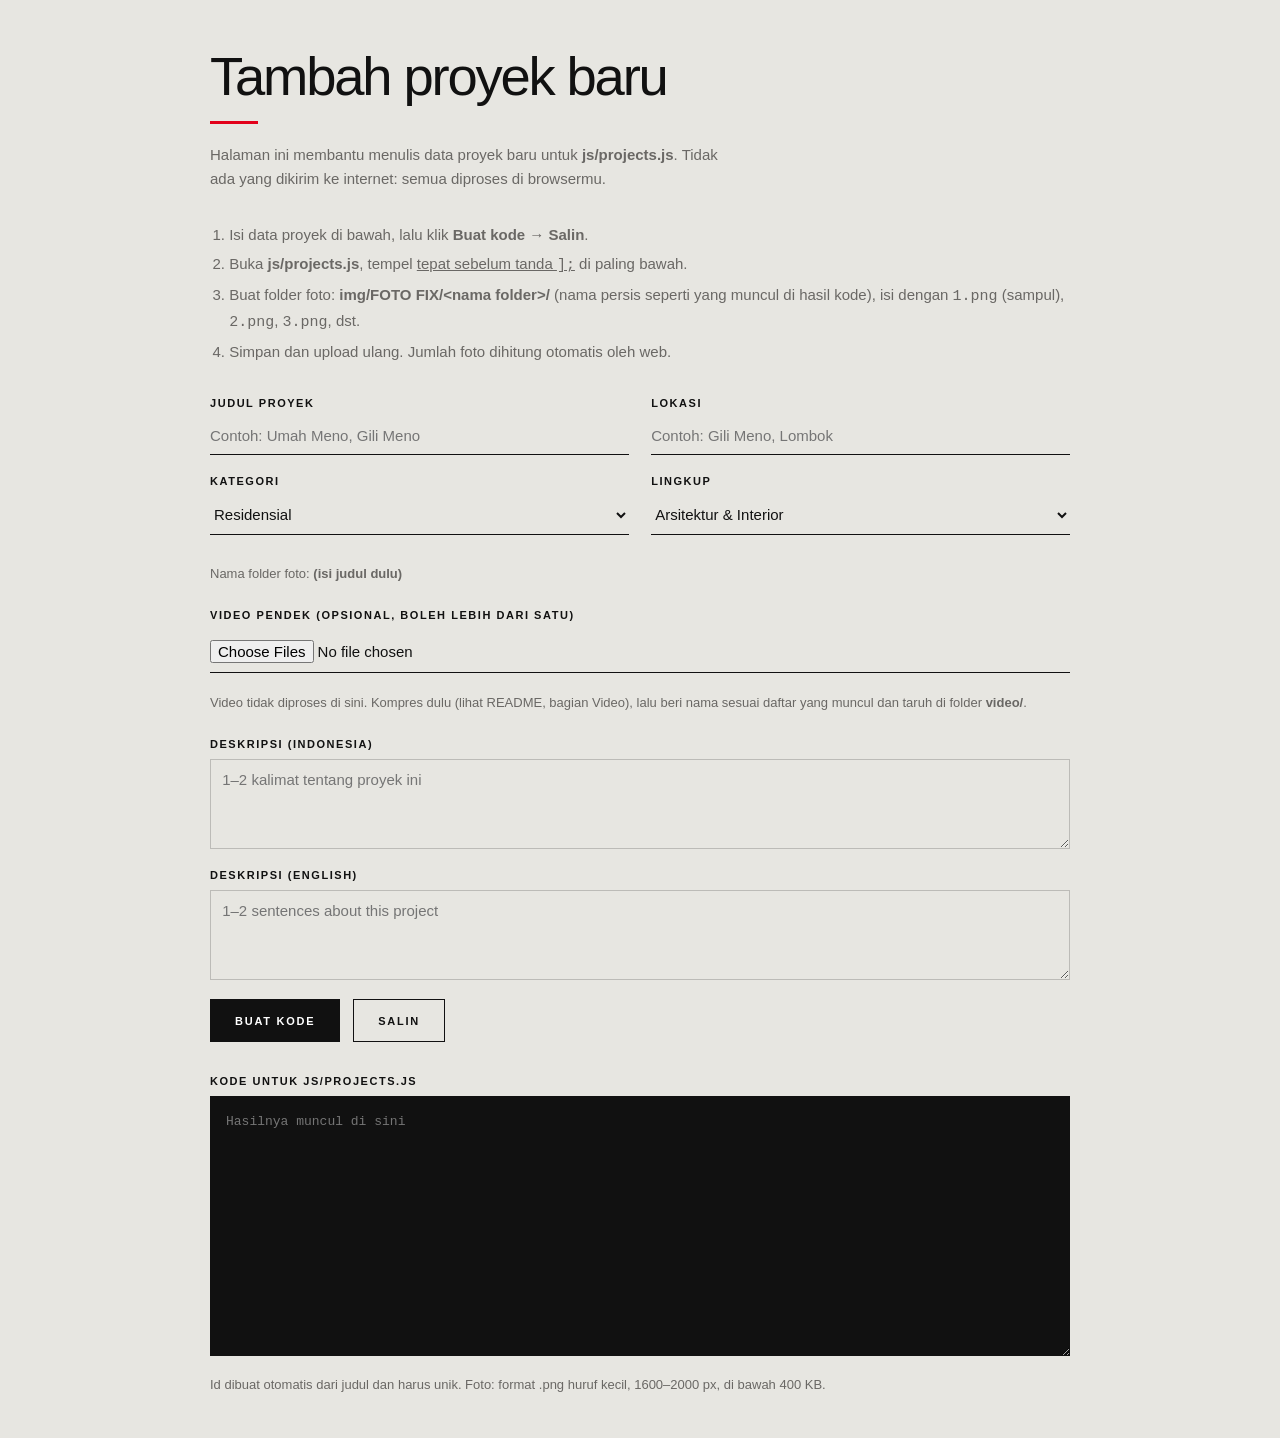
<file: tambah-proyek.html>
<!DOCTYPE html>
<html lang="id">
<head>
<meta charset="UTF-8">
<meta name="viewport" content="width=device-width, initial-scale=1">
<meta name="robots" content="noindex">
<title>Tambah Proyek — TAMAKARA</title>
<style>
:root{--bg:#E7E6E1;--ink:#111;--mut:#6a6865;--line:rgba(17,17,17,.2);--r:#E2001A}
*{box-sizing:border-box;margin:0;padding:0}
body{font:400 15px/1.6 'Plus Jakarta Sans','Helvetica Neue',Arial,sans-serif;background:var(--bg);color:var(--ink);padding:clamp(1rem,4vw,3rem)}
main{max-width:860px;margin:0 auto}
h1{font:300 clamp(2rem,5vw,3.4rem)/1.05 'Plus Jakarta Sans','Helvetica Neue',Arial,sans-serif;letter-spacing:-.04em;margin-bottom:.4rem}
h1::after{content:'';display:block;width:48px;height:3px;background:var(--r);margin:1rem 0 1.2rem}
p.lead{color:var(--mut);max-width:62ch;margin-bottom:2rem}
ol{margin:0 0 2rem 1.2rem;color:var(--mut)}ol li{margin-bottom:.3rem}
label{display:grid;gap:.4rem;font:600 11px/1.4 'Plus Jakarta Sans','Helvetica Neue',Arial,sans-serif;letter-spacing:.14em;text-transform:uppercase;margin-bottom:1.2rem}
input,select,textarea{font:400 15px 'Plus Jakarta Sans','Helvetica Neue',Arial,sans-serif;letter-spacing:0;text-transform:none;background:transparent;border:0;border-bottom:1px solid var(--ink);padding:.6rem 0;color:var(--ink);width:100%;border-radius:0}
textarea{min-height:90px;resize:vertical;border:1px solid var(--line);padding:.7rem}
input:focus,select:focus,textarea:focus{outline:none;border-color:var(--r)}
.row{display:grid;grid-template-columns:1fr 1fr;gap:1.4rem}
@media(max-width:640px){.row{grid-template-columns:1fr}}
button{font:600 11px 'Plus Jakarta Sans','Helvetica Neue',Arial,sans-serif;letter-spacing:.16em;text-transform:uppercase;border:1px solid var(--ink);background:var(--ink);color:#fff;padding:.9rem 1.5rem;cursor:pointer}
button:hover{background:var(--r);border-color:var(--r)}
button.g{background:transparent;color:var(--ink)}button.g:hover{color:#fff}
.acts{display:flex;gap:.8rem;flex-wrap:wrap;margin:.6rem 0 2rem}
#thumbs{display:flex;gap:6px;flex-wrap:wrap;margin:.4rem 0 1.2rem}
#thumbs figure{width:92px;font-size:10px;color:var(--mut);cursor:pointer;border:2px solid transparent}
#thumbs figure.cv{border-color:var(--r)}
#thumbs img{width:100%;height:64px;object-fit:cover;display:block}
#out{font:13px/1.5 ui-monospace,Menlo,monospace;min-height:260px;background:#111;color:#e8e8e8;border:0;padding:1rem}
.note{font-size:13px;color:var(--mut);margin-top:.6rem}
.warn{color:var(--r)}
</style>
</head>
<body>
<main>
<h1>Tambah proyek baru</h1>
<p class="lead">Halaman ini membantu menulis data proyek baru untuk <b>js/projects.js</b>. Tidak ada yang dikirim ke internet: semua diproses di browsermu.</p>
<ol>
 <li>Isi data proyek di bawah, lalu klik <b>Buat kode</b> → <b>Salin</b>.</li>
 <li>Buka <b>js/projects.js</b>, tempel <u>tepat sebelum tanda <code>];</code></u> di paling bawah.</li>
 <li>Buat folder foto: <b>img/FOTO FIX/&lt;nama folder&gt;/</b> (nama persis seperti yang muncul di hasil kode), isi dengan <code>1.png</code> (sampul), <code>2.png</code>, <code>3.png</code>, dst.</li>
 <li>Simpan dan upload ulang. Jumlah foto dihitung otomatis oleh web.</li>
</ol>

<div class="row">
 <label>Judul proyek<input id="t" placeholder="Contoh: Umah Meno, Gili Meno" autocomplete="off"></label>
 <label>Lokasi<input id="loc" placeholder="Contoh: Gili Meno, Lombok" autocomplete="off"></label>
</div>
<div class="row">
 <label>Kategori<select id="c"><option value="residensial">Residensial</option><option value="hospitality">Hospitality</option><option value="komersial">Komersial</option></select></label>
 <label>Lingkup<select id="s"><option value="AI">Arsitektur &amp; Interior</option><option value="A">Arsitektur</option><option value="I">Interior</option><option value="M">Masterplan &amp; Arsitektur</option></select></label>
</div>
<p class="note" id="fnote">Nama folder foto: <b id="fname">(isi judul dulu)</b></p>
<br>
<label>Video pendek (opsional, boleh lebih dari satu)<input id="vf" type="file" accept="video/*" multiple></label>
<p class="note" id="vnote">Video tidak diproses di sini. Kompres dulu (lihat README, bagian Video), lalu beri nama sesuai daftar yang muncul dan taruh di folder <b>video/</b>.</p>
<br>
<label>Deskripsi (Indonesia)<textarea id="di" placeholder="1–2 kalimat tentang proyek ini"></textarea></label>
<label>Deskripsi (English)<textarea id="de" placeholder="1–2 sentences about this project"></textarea></label>

<div class="acts"><button id="mk" type="button">Buat kode</button><button id="cp" class="g" type="button">Salin</button></div>
<label>Kode untuk js/projects.js<textarea id="out" readonly spellcheck="false" placeholder="Hasilnya muncul di sini"></textarea></label>
<p class="note">Id dibuat otomatis dari judul dan harus unik. Foto: format .png huruf kecil, 1600–2000 px, di bawah 400 KB.</p>
</main>
<script>
const $=s=>document.querySelector(s);
const $=s=>document.querySelector(s);
const fold=t=>t.normalize('NFD').replace(/[\u0300-\u036f]/g,'').replace(/[\\/:*?"<>|]/g,' ').replace(/\s+/g,' ').trim().replace(/^\.+|\.+$/g,'');
const slug=t=>t.toLowerCase().normalize('NFD').replace(/[\u0300-\u036f]/g,'').replace(/[^a-z0-9]+/g,'-').replace(/^-+|-+$/g,'').slice(0,28)||'proyek';
const id=()=>slug($('#t').value);
let vids=[];
function vnames(){const pid=id();return vids.map((_,i)=>`${pid}_v${i+1}`)}
function drawV(){const n=vnames();$('#vnote').innerHTML=vids.length?'Simpan di folder <b>video/</b> dengan nama: '+n.map((x,i)=>`<code>${x}.mp4</code> (asli: ${vids[i].name})`).join(', ')+'. Poster opsional: <code>nama.jpg</code> di folder yang sama.':'Video tidak diproses di sini. Kompres dulu (lihat README, bagian Video), lalu beri nama sesuai daftar yang muncul dan taruh di folder <b>video/</b>.'}
$('#vf').onchange=e=>{vids=[...e.target.files];drawV()};
$('#t').oninput=()=>{$('#fname').textContent=fold($('#t').value)||'(isi judul dulu)';drawV()};
function toJpg(file,max=1800){return new Promise((res,rej)=>{const im=new Image();im.onload=()=>{const k=Math.min(1,max/Math.max(im.width,im.height)),c=document.createElement('canvas');c.width=Math.round(im.width*k);c.height=Math.round(im.height*k);const x=c.getContext('2d');x.fillStyle='#fff';x.fillRect(0,0,c.width,c.height);x.drawImage(im,0,0,c.width,c.height);c.toBlob(b=>b?res({blob:b,c,x}):rej(new Error('gagal')),'image/jpeg',.86)};im.onerror=()=>rej(new Error('gambar tidak terbaca'));im.src=URL.createObjectURL(file)})}
const q=s=>JSON.stringify(s);
$('#mk').onclick=()=>{
 const t=$('#t').value.trim();if(!t)return alert('Isi judul proyek.');
 const pid=id();
 const lines=[`  "id": ${q(pid)}`,`  "f": ${q(fold(t))}`,`  "t": ${q(t)}`,`  "loc": ${q($('#loc').value.trim())}`,`  "c": ${q($('#c').value)}`,`  "s": ${q($('#s').value)}`,`  "k": "#d9d8d3"`];
 if(vids.length)lines.push(`  "v": [${vnames().map(q).join(', ')}]`);
 lines.push(`  "d": [\n   ${q($('#di').value.trim())},\n   ${q($('#de').value.trim()||$('#di').value.trim())}\n  ]`);
 $('#out').value=`,\n {\n${lines.join(',\n')}\n }\n`;$('#out').select();
};
$('#cp').onclick=async()=>{const v=$('#out').value;if(!v)return alert('Klik "Buat kode" dulu.');try{await navigator.clipboard.writeText(v);$('#cp').textContent='Tersalin ✓'}catch(e){$('#out').select();document.execCommand('copy');$('#cp').textContent='Tersalin ✓'}setTimeout(()=>$('#cp').textContent='Salin',1800)};
</script>
</body>
</html>
</file>
<file: css/style.css>
/* TAMAKARA — kuning & merah berani, gaya lembar gambar arsitek
   Warna: ubah di :root. Huruf: Jost (judul) + Inter (teks). */
:root{
 --y:#E2001A;--r:#E2001A;--ink:#0F0F0F;--bg:#fff;--surf:#F4F1E9;--tint:rgba(20,17,18,.06);
 --mut:#55534e;--line:rgba(15,15,15,.18);--acc:var(--r);--hh:79px;
 --head:'Jost','Helvetica Neue',Arial,sans-serif;--sans:'Inter','Helvetica Neue',Arial,sans-serif;color-scheme:light}
*{box-sizing:border-box;margin:0;padding:0}
html{scroll-behavior:smooth;scroll-padding-top:96px;overflow-x:clip}
body{font:400 16px/1.7 var(--sans);background:var(--bg);color:var(--ink);overflow-x:clip;-webkit-font-smoothing:antialiased}
img{display:block;width:100%;height:100%;object-fit:cover}
a{color:inherit;text-decoration:none}
svg.mark{display:block;fill:currentColor}
:focus-visible{outline:3px solid var(--r);outline-offset:3px}
::selection{background:var(--y);color:var(--ink)}
[hidden]{display:none!important}
.wrap{width:min(1240px,90%);margin-inline:auto}
main{display:block}
section{padding:clamp(4rem,9vw,8rem) 0;position:relative}
h1,h2,h3{font-family:var(--head);font-weight:600;letter-spacing:-.02em}
h1{font-size:clamp(2.8rem,6.6vw,6.2rem);line-height:1;font-weight:700}
h2{font-size:clamp(2rem,4.4vw,4rem);line-height:1.04;max-width:18ch;text-wrap:balance}
.lead{color:var(--mut);max-width:46ch;margin-top:1.2rem}
.note{font-size:.84rem;color:var(--mut)}
.ph{background:var(--surf);overflow:hidden}
.lbl,.kick,.filters button,.tabs button,.ih button,.kbd,.flinks,dt,.btn,.cap,nav a,.lang{font:600 11px/1.4 var(--sans);letter-spacing:.18em;text-transform:uppercase}
.lbl{color:var(--mut);margin-bottom:1.6rem;display:flex;align-items:center;gap:.9rem}
.lbl::before{content:'';width:28px;height:2px;background:var(--r);transform:scaleX(0);transform-origin:left;transition:transform 1s .2s cubic-bezier(.2,.7,.2,1)}
.lbl.in::before,.vt .lbl::before{transform:none}
.skip{position:fixed;left:1rem;top:-60px;z-index:400;background:var(--ink);color:#fff;padding:.6rem 1rem}
.skip:focus{top:1rem}
.prog{position:fixed;top:0;left:0;right:0;height:4px;background:var(--r);transform:scaleX(0);transform-origin:left;z-index:150}

/* tombol */
.btn{display:inline-flex;align-items:center;gap:.9rem;padding:1rem 1.7rem;background:var(--y);color:var(--ink);border:2px solid var(--ink);box-shadow:4px 4px 0 var(--ink);cursor:pointer;transition:transform .25s,box-shadow .25s,background .25s,color .25s}
.btn::after{content:'\2192';font-size:1.05rem;letter-spacing:0;transition:transform .25s}
.btn:hover{transform:translate(2px,2px);box-shadow:2px 2px 0 var(--ink)}
.btn:hover::after{transform:translateX(4px)}
.btn.red{background:var(--r);color:#fff}
.btn.ink{background:var(--ink);color:#fff;box-shadow:4px 4px 0 var(--y)}
.btn.ghost{background:#fff}
.btn.ghost:hover{background:var(--ink);color:#fff}
.btn.no-arrow::after,.pn .btn::after,.cacts .btn::after{content:none}
.lnk{background:none;border:0;cursor:pointer;color:inherit;font:inherit;letter-spacing:inherit;text-transform:inherit;border-bottom:2px solid var(--line);padding:.15rem 0;transition:border-color .3s,color .3s}
.lnk:hover{border-color:var(--r);color:var(--r)}
.drow{display:flex;gap:.9rem;flex-wrap:wrap}

.card-img{object-fit:contain;background:#3d5a38}

/* beranda: karya pilihan */
.sec-h{display:flex;justify-content:space-between;align-items:flex-end;gap:2rem;flex-wrap:wrap}
/* denah -> render */
.band-y{background:var(--y);border-block:3px solid var(--ink);background-image:linear-gradient(rgba(15,15,15,.08) 1px,transparent 1px),linear-gradient(90deg,rgba(15,15,15,.08) 1px,transparent 1px);background-size:56px 56px}
.band-y .lbl{color:var(--ink)}.band-y .lbl::before{background:var(--ink)}
.tabs{display:flex;gap:.6rem;flex-wrap:wrap;margin:2rem 0 1.8rem}
.tabs button{background:#fff;border:2px solid var(--ink);padding:.6rem 1.1rem;cursor:pointer;color:var(--ink);transition:.2s}
.tabs button:hover{background:var(--ink);color:#fff}
.tabs button[aria-pressed=true]{background:var(--ink);color:#fff}
.ba{position:relative;aspect-ratio:16/9;max-width:1040px;overflow:hidden;user-select:none;border:3px solid var(--ink);box-shadow:14px 14px 0 var(--r);background:var(--surf)}
.ba img{position:absolute;inset:0}
.ba .bf{object-fit:contain;background:#fff;clip-path:inset(0 50% 0 0)}
.ba input{position:absolute;inset:0;width:100%;height:100%;opacity:0;cursor:ew-resize;padding:0;touch-action:pan-y;border:0}
.ba .bar{position:absolute;top:0;bottom:0;left:50%;width:3px;background:var(--ink);pointer-events:none}
.ba .bar::after{content:'\2194';position:absolute;top:50%;left:50%;translate:-50% -50%;width:50px;height:50px;border-radius:50%;border:3px solid var(--ink);background:var(--y);color:var(--ink);display:grid;place-items:center;font-size:1.2rem}
.ba em{position:absolute;bottom:1rem;color:#fff;background:var(--ink);padding:.35rem .8rem;font:600 11px var(--sans);font-style:normal;letter-spacing:.18em;text-transform:uppercase;pointer-events:none}
.ba:focus-within{outline:3px solid var(--r);outline-offset:6px}
.na{position:absolute;top:1rem;left:1rem;z-index:2;color:var(--ink);font:700 11px var(--sans);letter-spacing:.2em;text-align:center;pointer-events:none;mix-blend-mode:normal}
.na::before{content:'';display:block;width:2px;height:26px;background:currentColor;margin:0 auto 5px}

/* tentang */
.mf{font:600 clamp(1.8rem,3.8vw,3.4rem)/1.18 var(--head);letter-spacing:-.02em;max-width:26ch}
.mf mark{background:var(--y);color:inherit;padding:0 .1em}
.statsb{background:var(--ink);color:#fff;padding:0;border-block:3px solid var(--ink)}
.statsb .wrap{display:grid;grid-template-columns:repeat(3,1fr)}
.statsb .wrap>div{padding:2.6rem 1.5rem 2.6rem 0}
.statsb .wrap>div+div{padding-left:2rem;border-left:1px solid rgba(255,255,255,.22)}
.statsb b{display:block;font:700 clamp(3.2rem,7vw,6rem)/1 var(--head);color:var(--y);font-variant-numeric:tabular-nums;letter-spacing:-.03em}
.statsb span{font:600 12px var(--sans);letter-spacing:.2em;text-transform:uppercase}
.svc{display:grid;grid-template-columns:repeat(3,1fr);gap:2.4rem;margin-top:3.4rem}
.svc-c{border:2px solid var(--ink);background:#fff;display:flex;flex-direction:column;transition:transform .3s,box-shadow .3s}
.svc-c:hover{transform:translate(-4px,-4px);box-shadow:8px 8px 0 var(--ink)}
.svc-c figure{aspect-ratio:4/3;overflow:hidden;border-bottom:2px solid var(--ink)}
.svc-c figure img{transition:transform .8s}.svc-c:hover figure img{transform:scale(1.06)}
.svc-c .in{padding:1.8rem 1.5rem 1.8rem;position:relative}
.svc-c .n{position:absolute;top:-1.15rem;left:1.5rem;border:2px solid var(--ink);padding:.12rem .75rem;font:700 .95rem var(--head);background:var(--y)}
.svc-c:nth-child(2) .n{background:var(--r);color:#fff}.svc-c:nth-child(3) .n{background:var(--ink);color:#fff}
.svc-c h3{font-size:1.55rem;line-height:1.1;margin-bottom:.6rem}
.svc-c p{color:var(--mut);font-size:.96rem}
.pr{display:grid;grid-template-columns:1fr 1.1fr;gap:clamp(2rem,6vw,5rem);margin-top:3.4rem;align-items:start}
.pl{list-style:none;border-top:2px solid var(--ink)}
.pl li{border-bottom:2px solid var(--ink)}
.pl button{width:100%;display:grid;grid-template-columns:2.8rem 1fr;gap:.8rem;align-items:baseline;text-align:left;background:none;border:0;padding:1.25rem .6rem;cursor:pointer;color:var(--ink);font:600 clamp(1.25rem,2.1vw,1.8rem)/1.15 var(--head);letter-spacing:-.015em;transition:background .25s,padding .3s}
.pl button i{font:700 12px var(--sans);font-style:normal;letter-spacing:.18em;color:var(--r)}
.pl button:hover{background:var(--tint)}
.pl button[aria-selected=true]{background:var(--y);padding-left:1.1rem}
.pd{position:sticky;top:110px;border:2px solid var(--ink);background:#fff;box-shadow:12px 12px 0 var(--y)}
.pd figure{aspect-ratio:4/3;border-bottom:2px solid var(--ink);overflow:hidden;background:var(--surf)}
.pd figure img{transition:opacity .35s}
.pd .tx{padding:1.5rem 1.6rem 1.8rem}
.pd h3{font-size:1.6rem;line-height:1.12}
.pd p{color:var(--mut);margin-top:.6rem;min-height:5.2em}
.fts{display:grid;grid-template-columns:repeat(4,1fr);gap:1.6rem;margin-top:3.4rem}
.first{display:flex;flex-direction:column;border:2px solid var(--ink);background:#fff;transition:transform .3s,box-shadow .3s}
.first:hover{transform:translate(-4px,-4px);box-shadow:8px 8px 0 var(--r)}
.first figure{position:relative;aspect-ratio:4/5;overflow:hidden;border-bottom:2px solid var(--ink)}
.first figure img{transition:transform .8s}.first:hover figure img{transform:scale(1.06)}
.first figure i{position:absolute;top:0;left:0;background:var(--y);border-right:2px solid var(--ink);border-bottom:2px solid var(--ink);padding:.3rem .8rem;font:700 1.1rem var(--head);font-style:normal}
.first .tx{padding:1.1rem 1.1rem 1.3rem;display:flex;flex-direction:column;gap:.7rem;flex:1}
.first h3{font-size:1.2rem;line-height:1.15}
.first .lnk{margin-top:auto;align-self:flex-start;font:600 11px var(--sans);letter-spacing:.16em;text-transform:uppercase}

/* faq */
.faqw{display:grid;grid-template-columns:5fr 7fr;gap:clamp(2rem,6vw,5rem);align-items:start}
.fimg{position:sticky;top:112px;aspect-ratio:4/5;border:3px solid var(--ink);box-shadow:14px 14px 0 var(--y);background:var(--surf)}
.fimg img{transition:opacity .35s}
.faq{border-top:3px solid var(--ink)}
.faq details{border-bottom:3px solid var(--ink);padding:1.5rem 0}
.faq summary{cursor:pointer;font:600 clamp(1.3rem,2.2vw,1.8rem)/1.2 var(--head);list-style:none;display:flex;justify-content:space-between;align-items:center;gap:1rem;letter-spacing:-.015em}
.faq summary::-webkit-details-marker{display:none}
.faq summary::after{content:'+';flex:none;width:2.4rem;height:2.4rem;display:grid;place-items:center;border:2px solid var(--ink);background:var(--y);font:500 1.7rem/1 var(--sans);transition:transform .3s,background .3s,color .3s}
.faq details[open] summary::after{transform:rotate(45deg);background:var(--r);color:#fff}
.faq p{color:var(--mut);margin-top:1rem;max-width:56ch;font-size:1.05rem}
.ask{margin-top:2.6rem;display:flex;gap:1.4rem;align-items:center;flex-wrap:wrap}
.ask p{font:600 1.5rem var(--head);margin:0;color:var(--ink)}

/* kontak */
.cwrap{display:grid;grid-template-columns:.9fr 1.1fr;gap:clamp(2.5rem,7vw,6rem);align-items:start}
.ch{display:grid;grid-template-columns:repeat(2,1fr);gap:.8rem}
.ch a{display:flex;align-items:center;gap:.95rem;padding:1rem 1.1rem;border:2px solid var(--ink);background:#fff;transition:transform .25s,box-shadow .25s,background .25s}
.ch a:hover{transform:translate(-3px,-3px);box-shadow:5px 5px 0 var(--ink)}
.ch .ic{width:24px;height:24px}
.ch b{display:block;font:600 10px var(--sans);letter-spacing:.2em;text-transform:uppercase;color:var(--mut)}
.ch span{display:block;font-size:.92rem;line-height:1.35;word-break:break-word}
.ch .pri{grid-column:1/-1;background:var(--y)}
.ch .pri b{color:var(--ink)}
.cacts{display:flex;gap:.8rem;flex-wrap:wrap;margin-top:1.3rem}
.cacts .btn{padding:.8rem 1.2rem}
.info{margin-top:2.2rem;display:grid;gap:1.3rem;color:var(--mut);font-size:.95rem}
.info b{display:block;color:var(--ink);font:600 10.5px var(--sans);letter-spacing:.2em;text-transform:uppercase;margin-bottom:.25rem}
.av{display:flex;align-items:center;gap:.7rem;color:var(--ink);font-weight:500}
.av::before{content:'';width:10px;height:10px;border-radius:50%;background:#14a44d;animation:pulse 2.4s infinite}
@keyframes pulse{0%{box-shadow:0 0 0 0 rgba(20,164,77,.6)}70%,100%{box-shadow:0 0 0 10px rgba(20,164,77,0)}}
.os{color:var(--ink);margin-top:.3rem}
.os::before{content:'';display:inline-block;width:8px;height:8px;border-radius:50%;margin-right:.6rem;background:#999}
.os.on::before{background:#14a44d}.os.off::before{background:var(--r)}
.map{width:100%;height:230px;border:2px solid var(--ink);filter:grayscale(1) contrast(1.05)}
.ic{width:1.15em;height:1.15em;flex:none;display:block}
form{display:grid;gap:1.2rem;border:3px solid var(--ink);padding:clamp(1.4rem,3vw,2.4rem);background:#fff;box-shadow:14px 14px 0 var(--y)}
form .row{display:grid;grid-template-columns:1fr 1fr;gap:1.2rem}
form .row.r3{grid-template-columns:repeat(3,1fr)}
label{display:grid;gap:.5rem;font:600 11px/1.4 var(--sans);letter-spacing:.16em;text-transform:uppercase}
input,select,textarea{font:400 1rem var(--sans);letter-spacing:0;text-transform:none;background:#fff;border:2px solid var(--ink);border-radius:0;padding:.8rem .9rem;color:var(--ink);width:100%;transition:box-shadow .2s}
form input:focus,form select:focus,form textarea:focus{outline:none;box-shadow:4px 4px 0 var(--r)}
textarea{min-height:120px;resize:vertical}
#fs:empty{display:none}
form .btn{justify-self:start}
.cardbox{aspect-ratio:1011/638;border:6px solid #fff;box-shadow:12px 12px 0 var(--ink);background:#3d5a38}

/* footer */
footer{background:var(--ink);color:#fff;border-top:12px solid var(--y);padding:3.2rem 0 2.4rem}
footer .top{display:flex;justify-content:space-between;align-items:center;gap:2rem;flex-wrap:wrap}
footer .logo{margin:0}
footer .logo .mark{color:var(--y);height:44px}
footer .flinks{display:flex;gap:1.6rem;flex-wrap:wrap}
footer .flinks a{border-bottom:2px solid transparent;padding-bottom:.2rem;transition:border-color .2s}
footer .flinks a:hover{border-color:var(--y)}
footer .frow{display:flex;justify-content:space-between;gap:1.5rem;flex-wrap:wrap;align-items:center;margin-top:2.4rem;padding-top:1.6rem;border-top:1px solid rgba(255,255,255,.22)}
.soc{display:flex;gap:.6rem}
.soc a{width:44px;height:44px;border:2px solid #fff;display:grid;place-items:center;transition:.25s}
.soc a:hover{background:var(--y);border-color:var(--y);color:var(--ink)}
.soc .ic{width:20px;height:20px}
footer .copy{font-size:.82rem;color:rgba(255,255,255,.7)}

/* karya (susunan sama seperti sebelumnya) */
.kh{display:flex;justify-content:space-between;align-items:flex-end;gap:2rem;flex-wrap:wrap}
.bar2{display:flex;gap:1.5rem;justify-content:space-between;align-items:flex-end;flex-wrap:wrap;margin:3.6rem 0 .9rem;padding-bottom:1rem;border-bottom:3px solid var(--ink)}
.filters{display:flex;gap:1.8rem;flex-wrap:wrap}
.filters button{background:none;border:0;border-bottom:3px solid transparent;padding:.35rem 0;color:var(--mut);cursor:pointer;transition:color .3s,border-color .3s}
.filters button:hover{color:var(--ink)}
.filters button[aria-pressed=true]{color:var(--ink);border-color:var(--r)}
.rt{display:flex;gap:1.8rem;align-items:flex-end;flex-wrap:wrap}
.vw{display:flex;gap:1.2rem}
.vw button{background:none;border:0;border-bottom:3px solid transparent;padding:.35rem 0;color:var(--mut);cursor:pointer;font:600 11px var(--sans);letter-spacing:.18em;text-transform:uppercase}
.vw button[aria-pressed=true]{color:var(--ink);border-color:var(--r)}
.bar2 input{max-width:220px;font-size:.88rem;padding:.35rem 0;background:none;border:0;border-bottom:2px solid var(--line)}
.bar2 input:focus{outline:none;border-color:var(--ink)}
.cr{display:flex;gap:1rem;align-items:center;justify-content:space-between;min-height:1.6rem;flex-wrap:wrap}
.chip{border:2px solid var(--r);color:var(--r);background:none;padding:.2rem .7rem;font:600 11px var(--sans);letter-spacing:.14em;text-transform:uppercase;cursor:pointer}
.qs{display:flex;gap:.45rem;flex-wrap:wrap}
.qs button{border:2px solid var(--ink);background:#fff;padding:.2rem .8rem;border-radius:999px;font:600 11px var(--sans);letter-spacing:.1em;color:var(--ink);cursor:pointer;transition:.25s}
.qs button:hover,.qs button[aria-pressed=true]{background:var(--y)}
#favsend{color:var(--r)}
.grid{display:grid;grid-template-columns:repeat(3,1fr);gap:4.5rem 2rem;margin-top:2.6rem}
.card{cursor:pointer;position:relative}
.card[data-s="1"]{margin-top:4.5rem}.card[data-s="2"]{margin-top:1.6rem}
.card img{aspect-ratio:4/5;height:auto;opacity:0;transition:opacity .9s ease,transform .6s;border:2px solid var(--ink)}
.card img.ld{opacity:1}
.card:hover img.ld{transform:translate(-4px,-4px);box-shadow:8px 8px 0 var(--y)}
.card figcaption{display:flex;justify-content:space-between;align-items:baseline;gap:1rem;padding-top:1rem}
.card figcaption b{font:600 1.2rem/1.2 var(--head);letter-spacing:-.01em}
.card figcaption span{font:600 10px var(--sans);letter-spacing:.16em;text-transform:uppercase;color:var(--mut);text-align:right}
.card.hide,.irow.hide{display:none}
.cl{display:block}
.fav{position:absolute;top:.7rem;right:.7rem;z-index:2;width:40px;height:40px;border-radius:50%;border:2px solid var(--ink);background:#fff;color:var(--ink);cursor:pointer;display:grid;place-items:center;opacity:0;transform:scale(.88);transition:opacity .3s,transform .3s,background .3s}
.card:hover .fav,.fav:focus-visible,.fav[aria-pressed=true]{opacity:1;transform:none}
.fav[aria-pressed=true],.x.fv[aria-pressed=true],.favb[aria-pressed=true]{--hf:currentColor}
.fav[aria-pressed=true]{color:var(--r)}
.fav .ic{width:18px;height:18px}
@media(hover:none){.fav{opacity:1;transform:none}}
.favb{display:inline-flex;align-items:center;gap:.5rem;background:none;border:0;border-bottom:3px solid transparent;padding:.35rem 0;cursor:pointer;color:var(--mut);font:600 11px var(--sans);letter-spacing:.16em}
.favb .ic{width:15px;height:15px}
.favb[aria-pressed=true]{color:var(--ink);border-color:var(--r)}
.more{margin-top:4.5rem;text-align:center}
.idx{margin-top:2.4rem}
.ih,.irow{display:grid;grid-template-columns:3rem 2.2fr 1.4fr 1fr 1.3fr 1.5rem;gap:1rem;align-items:center}
.ih{padding:.4rem 0 .9rem;border-bottom:2px solid var(--ink)}
.ih button{background:none;border:0;text-align:left;color:var(--mut);cursor:pointer;padding:0}
.ih button[aria-sort]{color:var(--ink)}
.ih button[aria-sort=ascending]::after{content:' \2191'}.ih button[aria-sort=descending]::after{content:' \2193'}
.iw{display:grid;grid-template-columns:1fr 330px;gap:3.5rem}
.irow{padding:1.15rem 0;border-bottom:1px solid var(--line);transition:padding .35s,color .3s,background .3s;cursor:pointer}
.irow i{font:600 11px var(--sans);font-style:normal;letter-spacing:.14em;color:var(--mut)}
.irow b{font:600 clamp(1.15rem,1.9vw,1.6rem)/1.15 var(--head);letter-spacing:-.01em}
.irow span,.irow em{font-size:.86rem;color:var(--mut);font-style:normal}
.irow u{text-decoration:none;transition:transform .4s}
.irow:hover{padding-left:1rem;background:var(--tint)}.irow:hover u{transform:translateX(5px)}
.ip{position:sticky;top:110px;align-self:start}
.ip img{aspect-ratio:4/5;height:auto;border:2px solid var(--ink);box-shadow:10px 10px 0 var(--y)}
.ip p{margin-top:1.2rem;font:600 1.3rem/1.2 var(--head)}

/* penampil proyek */
dialog{border:0;width:100vw;max-width:100vw;height:100vh;height:100dvh;max-height:100dvh;padding:0;margin:0;background:var(--bg);color:var(--ink)}
dialog[open]{display:grid;grid-template-columns:minmax(300px,390px) 1fr}
dialog::backdrop{background:rgba(12,12,11,.9)}
.vi{display:flex;flex-direction:column;justify-content:space-between;padding:2rem 2.2rem;overflow:auto;border-right:3px solid var(--ink)}
.vt{display:flex;justify-content:space-between;align-items:center}
.vt .lbl{margin:0}
.vt .tl{display:flex;gap:.5rem}
.x{width:42px;height:42px;border:2px solid var(--ink);border-radius:50%;background:#fff;font-size:1.2rem;cursor:pointer;color:var(--ink);transition:.25s;display:grid;place-items:center}
.x:hover{background:var(--y)}
.x.fv .ic{width:17px;height:17px}
.x.fv[aria-pressed=true]{color:var(--r)}
.vm{margin:3rem 0}
.vm h3{font-size:clamp(1.9rem,2.8vw,2.6rem);line-height:1.04;margin-bottom:.6rem}
.vm dl{display:grid;grid-template-columns:1fr 1fr;gap:1.1rem 1rem;margin:1.8rem 0;padding:1.3rem 0;border-block:2px solid var(--ink)}
.vm dt{font-size:10px;color:var(--mut);margin-bottom:.2rem}
.vm dd{font-size:.95rem}
.vm p+p{margin-top:1rem;color:var(--mut)}
.vm .drow{margin-top:1.6rem}
.vb{display:flex;justify-content:space-between;gap:1rem;font:600 11px var(--sans);letter-spacing:.18em;text-transform:uppercase;color:var(--mut)}
.vb .lnk:hover{color:var(--r)}
.vs{position:relative;display:flex;flex-direction:column;background:#0b0b0a;min-width:0;min-height:0}
.vs>img{flex:1;min-height:0;object-fit:contain;cursor:zoom-in}
.vs>img.cover{object-fit:cover;cursor:zoom-out}
.gn{position:absolute;top:calc((100% - 82px)/2 - 21px);left:1rem;z-index:2;width:44px;height:44px;border:2px solid #fff;border-radius:50%;background:rgba(14,14,13,.5);color:#fff;font-size:1.1rem;cursor:pointer;transition:.25s}
.gn.r{left:auto;right:1rem}
.gn:hover{background:var(--y);border-color:var(--y);color:var(--ink)}
.gc{position:absolute;top:1.2rem;right:1.4rem;color:#fff;font:600 11px var(--sans);letter-spacing:.2em}
.thumbs{display:flex;gap:6px;overflow-x:auto;padding:10px;background:#0b0b0a;height:82px;flex:none}
.thumbs button{flex:0 0 84px;height:62px;border:2px solid transparent;padding:0;background:none;cursor:pointer;opacity:.5;transition:opacity .3s}
.thumbs button:hover{opacity:.85}
.thumbs button.on{border-color:var(--y);opacity:1}

/* melayang */
#toast{position:fixed;left:50%;bottom:2rem;translate:-50% 20px;background:var(--ink);color:var(--y);padding:.8rem 1.4rem;font:600 11px var(--sans);letter-spacing:.18em;text-transform:uppercase;opacity:0;pointer-events:none;transition:.4s;z-index:300;border:2px solid var(--y)}
#toast.on{opacity:1;translate:-50% 0}
.wa,.totop{position:fixed;right:1.3rem;z-index:70;width:56px;height:56px;border-radius:50%;display:grid;place-items:center;border:2px solid var(--ink)}
.wa{bottom:1.3rem;background:var(--y);color:var(--ink);box-shadow:4px 4px 0 var(--ink);transition:transform .25s,box-shadow .25s}
.wa:hover{transform:translate(2px,2px);box-shadow:2px 2px 0 var(--ink)}
.wa .ic{width:28px;height:28px}
.wa::after{content:'';position:absolute;inset:-2px;border-radius:50%;border:2px solid var(--r);animation:ringp 3.4s ease-out infinite;pointer-events:none}
@keyframes ringp{0%{transform:scale(1);opacity:.8}60%,100%{transform:scale(1.6);opacity:0}}
.wa span{position:absolute;right:68px;background:var(--ink);color:#fff;padding:.5rem .85rem;font:600 10px var(--sans);letter-spacing:.16em;text-transform:uppercase;white-space:nowrap;opacity:0;transform:translateX(8px);transition:.3s;pointer-events:none}
.wa:hover span,.wa:focus-visible span{opacity:1;transform:none}
.totop{bottom:5.6rem;background:#fff;color:var(--ink);cursor:pointer;opacity:0;pointer-events:none;transition:.3s}
.totop.show{opacity:1;pointer-events:auto}
:where(.js) .rv{opacity:0;transform:translateY(18px);transition:opacity .9s ease,transform .9s cubic-bezier(.2,.7,.2,1)}
.rv.in{opacity:1;transform:none}

/* responsif */
@media(max-width:1100px){.iw{grid-template-columns:1fr}.ip{display:none}.fts{grid-template-columns:repeat(2,1fr)}}
@media(max-width:900px){
 :root{--hh:70px}
 .cwrap,.pr,.faqw{grid-template-columns:1fr}
 .fimg{position:static;aspect-ratio:16/10}
 .pd{position:static}
 .svc{grid-template-columns:1fr}
 .statsb .wrap>div{padding:1.8rem .6rem 1.8rem 0}
 .statsb .wrap>div+div{padding-left:1rem}
 .est{grid-template-columns:1fr}
 .grid{grid-template-columns:1fr 1fr}.card[data-s]{margin-top:0}
 .ih,.irow{grid-template-columns:2.4rem 1fr 1.5rem}.ih button:nth-child(n+3),.irow span,.irow em{display:none}.irow u{grid-column:3}
 dialog[open]{grid-template-columns:1fr;overflow:auto;grid-template-rows:62vh auto}.vs{order:-1}.vi{border-right:0;border-top:3px solid var(--ink)}
}
@media(max-width:700px){form .row,form .row.r3,.ch{grid-template-columns:1fr}}
@media(max-width:560px){.grid{grid-template-columns:1fr}.fts{grid-template-columns:1fr}.steps{grid-template-columns:1fr}.statsb b{font-size:2.6rem}.statsb span{font-size:10px;letter-spacing:.12em}.ba{box-shadow:8px 8px 0 var(--r)}}
@media(prefers-reduced-motion:reduce){*,*::before,*::after{animation:none!important;transition:none!important}html{scroll-behavior:auto}:where(.js) .rv{opacity:1;transform:none}.pbar i{transform:scaleX(1)}}
@media print{header,.wa,.totop,#toast{display:none}:where(.js) .rv{opacity:1;transform:none}}
</file>
<file: css/site.css>
/* TAMAKARA — monokrom + aksen merah tajam. Dimuat SETELAH style.css.
   Ganti warna aksen: --r. Huruf: Plus Jakarta Sans. */
:root{
 --r:#E2001A;--y:#E2001A;
 --paper:#14120F;--ink:#EFEAE1;--bg:#14120F;--surf:#1E1B17;--tint:rgba(239,234,225,.06);--on-ink:#14120F;--card:rgba(239,234,225,.045);--card-h:rgba(239,234,225,.09);
 --mut:#A39D92;--line:rgba(239,234,225,.17);--dark:#14120F;color-scheme:dark;--g:clamp(1.2rem,2.4vw,2.2rem);
 --head:'Plus Jakarta Sans','Helvetica Neue',Arial,sans-serif;--sans:'Plus Jakarta Sans','Helvetica Neue',Arial,sans-serif;
 --ease:cubic-bezier(.2,.7,.2,1);--hh:84px}
:root[data-theme=dark]{--paper:#14120F;--bg:#14120F;--ink:#EFEAE1;--on-ink:#14120F;--surf:#1E1B17;--tint:rgba(239,234,225,.06);--card:rgba(239,234,225,.045);--card-h:rgba(239,234,225,.09);--mut:#A39D92;--line:rgba(239,234,225,.17);--dark:#14120F}
html{scroll-padding-top:70px}
body{background:var(--dark);font-weight:400;letter-spacing:.005em}
h1,h2,h3{font-family:var(--head);font-weight:300;letter-spacing:-.035em}
h2{max-width:none}
::selection{background:var(--r);color:#fff}
.wrap{width:min(1320px,100% - 2*var(--g))}
.pp{background:var(--paper);color:var(--ink);position:relative;z-index:2}
section.pp,section.cz,section.band-d{padding:clamp(4.5rem,9vw,8.5rem) 0}
.lbl{font-weight:600;letter-spacing:.2em;color:var(--mut)}
.lbl::before{width:22px;height:2px;background:var(--r);transform:none}
.prog{height:2px;background:var(--r);z-index:200}

.vh{position:absolute!important;width:1px;height:1px;overflow:hidden;clip:rect(0 0 0 0);white-space:nowrap}
/* ---------- tombol: siku, tegas ---------- */
.btn{border-radius:0;border:1px solid var(--ink);background:var(--ink);color:var(--on-ink);box-shadow:none;padding:1rem 1.7rem;font-weight:600;letter-spacing:.16em;transition:background .35s,color .35s,border-color .35s}
.btn::after{color:var(--r);transition:transform .3s,color .3s}
.btn:hover{transform:none;box-shadow:none;background:var(--r);border-color:var(--r);color:#fff}
.btn:hover::after{color:#fff}
.btn.ghost{background:transparent;color:inherit;border-color:currentColor}
.btn.ghost:hover{background:var(--r);border-color:var(--r);color:#fff}
.btn.red,.btn.ink{background:var(--ink);border-color:var(--ink);color:var(--on-ink);box-shadow:none}
.scene .btn,.cz .btn,.band-d .btn,footer .btn{background:#fff;border-color:#fff;color:#14120F}
.scene .btn.ghost,.cz .btn.ghost,.band-d .btn.ghost{background:transparent;color:#fff;border-color:rgba(255,255,255,.7)}
.scene .btn:hover,.cz .btn:hover,.band-d .btn:hover,.scene .btn.ghost:hover,.cz .btn.ghost:hover{background:var(--r);border-color:var(--r);color:#fff}

/* ---------- header ---------- */
#hdr{position:fixed;inset:0 0 auto;z-index:120;height:var(--hh);display:flex;align-items:center;justify-content:space-between;padding:0 var(--g);color:#fff;background:none;border:0;transition:color .5s}
#hdr::before{content:'';position:absolute;inset:0 0 -30px;z-index:-1;background:linear-gradient(rgba(6,6,6,.5),transparent);transition:opacity .5s;pointer-events:none}
body[data-hd=dark] #hdr,body.menu-open #hdr{color:var(--ink)}
#hdr{border-bottom:1px solid transparent;transition:color .5s,background-color .5s,border-color .5s}
body[data-hd=dark] #hdr{background:color-mix(in srgb,var(--paper) 90%,transparent);-webkit-backdrop-filter:blur(10px);backdrop-filter:blur(10px);border-bottom-color:var(--line)}
body.menu-open #hdr{background:none;border-bottom-color:transparent}
body[data-hd=dark] #hdr::before,body.menu-open #hdr::before{opacity:0}
.logo{display:flex;align-items:center;gap:.75rem;margin:0;font:500 1.35rem/1 var(--head);letter-spacing:-.02em}
.logo .mark{height:25px;width:auto}
.logo b{font-weight:500;display:inline-flex;align-items:flex-end;gap:.2rem}
.logo b::after{content:'';width:6px;height:6px;background:var(--r);margin-bottom:.2rem}
.hd-r{display:flex;align-items:center;gap:clamp(1rem,2.4vw,2.2rem)}
.lang{background:none;border:0;width:auto;height:auto;color:inherit;font:600 11px/1 var(--sans);letter-spacing:.2em;cursor:pointer;padding:.5rem;opacity:.8;transition:opacity .3s,color .3s}
.lang:hover{opacity:1;background:none;color:inherit}
.burger{display:flex;align-items:center;gap:.9rem;background:none;border:0;width:auto;height:auto;cursor:pointer;color:inherit;font:600 11px/1 var(--sans);letter-spacing:.2em;text-transform:uppercase;padding:.6rem 0;z-index:130}
.burger .bt-c,.burger[aria-expanded=true] .bt-o{display:none}
.burger[aria-expanded=true] .bt-c{display:inline}
.burger i{display:block;width:26px;height:9px;position:relative}
.burger i::before,.burger i::after{content:'';position:absolute;left:0;right:0;height:1px;background:currentColor;transition:transform .5s var(--ease),top .5s var(--ease),width .5s var(--ease)}
.burger i::before{top:0}.burger i::after{top:8px;width:60%;left:auto}
.burger:hover i::after{width:100%}
.burger[aria-expanded=true] i::before{top:4px;transform:rotate(45deg)}
.burger[aria-expanded=true] i::after{top:4px;transform:rotate(-45deg);width:100%}

/* ---------- menu layar penuh: meja gambar arsitek ---------- */
#menu{position:fixed;inset:0;z-index:110;background:var(--paper);color:var(--ink);overflow:hidden;display:flex;flex-direction:column;justify-content:center;
 padding:clamp(4.6rem,11vh,6.4rem) var(--g) calc(84px + env(safe-area-inset-bottom));--mx:.5;--my:.5;--cx:72%;--cy:48%;
 clip-path:inset(0 0 100% 0);visibility:hidden;transition:clip-path .85s var(--ease),visibility 0s .85s}
#menu.open{clip-path:inset(0);visibility:visible;transition-delay:0s}
.mgrid{position:absolute;inset:-40px;pointer-events:none;z-index:0;
 background:radial-gradient(560px circle at var(--cx) var(--cy),rgba(239,234,225,.085),transparent 72%),
  linear-gradient(rgba(239,234,225,.045) 1px,transparent 1px) 0 0/24px 24px,linear-gradient(90deg,rgba(239,234,225,.045) 1px,transparent 1px) 0 0/24px 24px,
  linear-gradient(rgba(239,234,225,.1) 1px,transparent 1px) 0 0/120px 120px,linear-gradient(90deg,rgba(239,234,225,.1) 1px,transparent 1px) 0 0/120px 120px;
 transform:translate(calc((var(--mx) - .5)*-30px),calc((var(--my) - .5)*-30px));transition:transform .25s ease-out;
 -webkit-mask-image:radial-gradient(ellipse 80% 90% at 68% 50%,#000 25%,transparent 100%);mask-image:radial-gradient(ellipse 80% 90% at 68% 50%,#000 25%,transparent 100%)}
.mart{position:absolute;right:max(var(--g),5vw);top:46%;translate:0 -50%;width:min(44vw,62vh,600px);aspect-ratio:1;pointer-events:none;z-index:1}
.mart svg{position:absolute;inset:0;width:100%;height:100%;overflow:visible;opacity:0;transition:opacity .45s}
.mart svg.on{opacity:1}
.mart svg *{fill:none;stroke:var(--ink);stroke-width:1.15;stroke-linecap:square;stroke-linejoin:miter;stroke-dasharray:1;stroke-dashoffset:1;opacity:.82}
.mart svg .fi{fill:var(--paper)}.mart svg .rd{stroke:var(--r);opacity:1;stroke-width:1.4}.mart svg .fl{fill:var(--r);stroke:none;stroke-dasharray:none;stroke-dashoffset:0}
.mart svg.on *{animation:mdraw 1.5s var(--ease) both;animation-delay:calc(var(--d,0)*1ms)}.mart svg.on .fl{animation:mfade .6s .9s both}
@keyframes mdraw{to{stroke-dashoffset:0}}@keyframes mfade{from{opacity:0}to{opacity:1}}
.mlbl{position:absolute;left:0;bottom:-2.4rem;font:500 11.5px/1 var(--sans);letter-spacing:.22em;text-transform:uppercase;color:var(--mut);opacity:0;transition:opacity .4s}
.mlbl.on{opacity:1}.mlbl::before{content:'';display:inline-block;width:22px;height:2px;background:var(--r);margin-right:.8rem;vertical-align:3px}
.mhair{position:absolute;inset:0;pointer-events:none;z-index:1;opacity:0;transition:opacity .4s}
#menu.live .mhair{opacity:1}
.mhair i{position:absolute;background:rgba(239,234,225,.13)}.mhair .hx{left:0;right:0;top:0;height:1px;transform:translateY(var(--hy,0px))}.mhair .hy{top:0;bottom:0;left:0;width:1px;transform:translateX(var(--hx,0px))}
.mhair b{position:absolute;left:0;top:0;transform:translate(calc(var(--hx,0px) + 12px),calc(var(--hy,0px) + 10px));font:500 10px/1 var(--sans);letter-spacing:.16em;color:var(--mut);white-space:nowrap}
.mnav{position:relative;z-index:2;display:flex;flex-direction:column;align-items:flex-start}
.mnav a{position:relative;display:inline-block;font:300 clamp(2.5rem,min(7.4vw,9.4vh),7rem)/1.06 var(--head);letter-spacing:-.055em;text-transform:none;padding:.02em 0;opacity:0;transform:translateY(46px);
 transition:opacity .5s,transform .55s var(--ease),color .3s,padding .5s var(--ease)}
#menu.open .mnav a{opacity:1;transform:none;transition-delay:calc(.28s + var(--i)*.07s),calc(.28s + var(--i)*.07s),0s,0s}
.mnav:hover a{opacity:.26}.mnav a:hover,.mnav a:focus-visible{opacity:1;padding-left:.28em;transition-delay:0s}
.mnav a::before{content:'';position:absolute;left:0;bottom:.06em;height:3px;width:.22em;background:var(--r);transform:scaleX(0);transform-origin:left;transition:transform .45s var(--ease)}
.mnav a:hover::before,.mnav a:focus-visible::before{transform:scaleX(1)}
.mnav a[aria-current=page]::after{content:'';display:inline-block;width:.1em;height:.1em;margin-left:.2em;background:var(--r);vertical-align:.14em}
.mfoot{position:relative;z-index:2;display:grid;grid-template-columns:repeat(3,max-content);gap:1rem clamp(2rem,5vw,4rem);margin-top:clamp(1rem,3vh,2.2rem);padding-top:1.1rem;border-top:1px solid var(--line);width:max-content;max-width:100%;opacity:0;transform:translateY(18px);transition:opacity .6s,transform .7s var(--ease)}
#menu.open .mfoot{opacity:1;transform:none;transition-delay:.65s}
.mfoot h4{font:600 11.5px/1.4 var(--sans);letter-spacing:.2em;text-transform:uppercase;color:var(--mut);margin-bottom:.5rem;display:flex;align-items:center;gap:.6rem}
.mfoot h4::before{content:'';width:6px;height:6px;background:var(--r)}
.mfoot a{display:block;width:max-content;font:400 .92rem/1.7 var(--sans);text-transform:none;transition:color .3s,transform .3s var(--ease)}
.mfoot a:hover{color:var(--r);transform:translateX(4px)}
@media(max-height:740px){.mfoot{display:none}}
@media(max-width:820px){.mart{right:-12vw;top:62%;width:92vw;opacity:.2}.mnav a{font-size:clamp(2.6rem,min(13vw,10vh),5.4rem)}.mfoot{gap:.8rem 1.6rem;grid-template-columns:repeat(2,max-content)}.mlbl{display:none}}
@media(hover:none){.mhair{display:none}}
.mbar{border-top:1px solid rgba(239,234,225,.12);position:fixed;left:0;right:0;bottom:0;height:72px;background:var(--dark);color:#fff;display:flex;align-items:center;justify-content:space-between;padding:0 var(--g);font:500 .85rem var(--sans);letter-spacing:.04em}
.mbar nav{display:flex;gap:clamp(1rem,2.4vw,2.2rem)}
.mbar a{opacity:.8;transition:opacity .3s,color .3s}.mbar a:hover{opacity:1;color:var(--r)}
.mbar .dot{width:12px;height:12px;background:var(--r);border:0;cursor:pointer;transition:transform .4s var(--ease)}
.mbar .dot:hover{transform:rotate(45deg) scale(1.3)}

/* ---------- transisi antarhalaman: tirai 1 warna ---------- */
#pt{position:fixed;inset:0;z-index:500;background:var(--paper);pointer-events:none;display:grid;place-items:center;visibility:hidden;clip-path:inset(100% 0 0 0)}
#ptl{font:300 clamp(2.6rem,9vw,8rem)/1 var(--head);letter-spacing:-.055em;color:var(--ink);opacity:0;transform:translateY(24px);display:block;text-align:center}
#pt i{position:absolute;left:50%;top:calc(50% + clamp(2.4rem,6vw,5.4rem));width:56px;height:3px;background:var(--r);translate:-50% 0;transform:scaleX(0)}
body.leaving #pt{visibility:visible;clip-path:inset(0);transition:clip-path .55s cubic-bezier(.7,0,.2,1)}
body.leaving #ptl{opacity:1;transform:none;transition:opacity .4s .25s,transform .55s .25s var(--ease)}
body.leaving #pt i{transform:scaleX(1);transition:transform .45s .4s var(--ease)}
#pt.arr{visibility:visible;clip-path:inset(0);animation:ptout .75s .22s cubic-bezier(.7,0,.2,1) both}
#pt.arr #ptl{opacity:1;transform:none;animation:ptlo .4s .05s both}
#pt.arr i{transform:scaleX(1)}
@keyframes ptout{from{clip-path:inset(0)}to{clip-path:inset(0 0 100% 0);visibility:hidden}}
@keyframes ptlo{to{opacity:0;transform:translateY(-18px)}}

/* ---------- panggung (latar tetap) ---------- */
.stage{position:fixed;inset:0;z-index:0;background:var(--dark);overflow:hidden}
.stage img,.stage video{position:absolute;inset:0;width:100%;height:100%;object-fit:cover;opacity:0;transform:scale(1.14);transition:opacity 1.7s ease,transform 10s cubic-bezier(.1,.5,.2,1);will-change:opacity,transform}
.stage img.on,.stage video.on{opacity:1;transform:scale(1)}
.stage .shade{position:absolute;inset:0;background:linear-gradient(180deg,rgba(6,6,6,.5) 0%,rgba(6,6,6,.2) 35%,rgba(6,6,6,.26) 60%,rgba(6,6,6,.78) 100%)}
.stage .grain{position:absolute;inset:-40%;opacity:.17;mix-blend-mode:overlay;animation:gr .9s steps(5) infinite;
 background-image:url("data:image/svg+xml;utf8,<svg xmlns='http://www.w3.org/2000/svg' width='220' height='220'><filter id='n'><feTurbulence type='fractalNoise' baseFrequency='.85' numOctaves='2' stitchTiles='stitch'/></filter><rect width='100%' height='100%' filter='url(%23n)'/></svg>")}
@keyframes gr{0%{transform:translate(0,0)}20%{transform:translate(-3%,2%)}40%{transform:translate(2%,-3%)}60%{transform:translate(-2%,-1%)}80%{transform:translate(3%,3%)}100%{transform:translate(0,0)}}
main{position:relative;z-index:1}

/* ---------- scene ---------- */
.scene{position:relative;z-index:1;min-height:150svh;padding:0;color:#fff}
.scene.one{min-height:100svh}
.sc-in{position:sticky;top:0;height:100svh;display:flex;flex-direction:column;justify-content:flex-end;padding:calc(var(--hh) + 2rem) var(--g) clamp(2.4rem,17vh,9rem);pointer-events:none}
.sc-in a,.sc-in button{pointer-events:auto}
.sc-in.mid{justify-content:center}
.sc-in.r{align-items:flex-end;text-align:right;padding-right:calc(var(--g) + 4.5rem)}
.hit{position:absolute;inset:0;z-index:0;display:block;cursor:pointer}
.st{font:300 clamp(2.4rem,6vw,5.8rem)/1.02 var(--head);letter-spacing:-.045em;max-width:15ch;text-wrap:balance}
.st em{font-style:normal;font-weight:600;color:inherit}
.st.sm{font-size:clamp(1.8rem,3.6vw,3.4rem);max-width:24ch;line-height:1.06}
.st .w{display:inline-block;overflow:hidden;vertical-align:top;padding:0 .04em .16em;margin:0 -.04em -.16em}
.st .w>span{display:inline-block;transform:translateY(108%);transition:transform 1.25s var(--ease);transition-delay:calc(.15s + var(--k,0)*.07s)}
.scene.act .st .w>span{transform:none}
.sub{font:300 clamp(1.05rem,1.6vw,1.4rem)/1.5 var(--sans);margin-top:1.4rem;max-width:32ch;opacity:.92}
.row{display:flex;gap:.9rem;flex-wrap:wrap;margin-top:2.2rem}
.pj{display:inline-flex;align-items:center;gap:.9rem;margin-top:2.2rem;width:max-content;max-width:100%;font:500 11px/1.4 var(--sans);letter-spacing:.16em;text-transform:uppercase;padding-bottom:.45rem;position:relative}
.pj::before{content:'';position:absolute;left:0;right:0;bottom:0;height:1px;background:rgba(255,255,255,.45)}
.pj::after{content:'';position:absolute;left:0;bottom:0;height:1px;width:34px;background:var(--r);transition:width .5s var(--ease)}
.pj small{font:inherit;opacity:.7}
.pj i{font-style:normal;color:var(--r);transition:transform .4s var(--ease)}
.pj:hover::after{width:100%}.pj:hover i{transform:translate(3px,-3px)}
:where(.js) .sc-in>:not(.st){opacity:0;transform:translateY(28px);transition:opacity 1s var(--ease),transform 1.1s var(--ease);transition-delay:0s}
:where(.js) .scene.act .sc-in>:not(.st){opacity:1;transform:none;transition-delay:calc(.45s + var(--i,0)*.14s)}
.hint{position:absolute;left:50%;bottom:0;translate:-50% 0;z-index:1;width:1px;height:64px;background:rgba(255,255,255,.28);overflow:hidden;pointer-events:none}
.hint::after{content:'';position:absolute;inset:0;background:var(--r);animation:hint 2.4s var(--ease) infinite}
@keyframes hint{0%{transform:translateY(-100%)}60%,100%{transform:translateY(100%)}}
.dots{opacity:0;pointer-events:none;position:fixed;right:calc(var(--g) - .3rem);top:50%;translate:0 -50%;z-index:60;display:flex;flex-direction:column;gap:2px;transition:opacity .4s}
.dots button{width:22px;height:22px;background:none;border:0;cursor:pointer;display:grid;place-items:center}
.dots button::before{content:'';width:7px;height:7px;border:1px solid rgba(255,255,255,.8);transition:.4s var(--ease)}
.dots button:hover::before{border-color:var(--r)}
.dots button.on::before{background:var(--r);border-color:var(--r);transform:scale(1.35)}
body.in-scene .dots{opacity:1;pointer-events:auto}body.menu-open .dots{opacity:0;pointer-events:none}

/* ---------- carousel karya ---------- */
.cz{position:relative;z-index:2;background:var(--dark);color:#fff;overflow:hidden;--sw:min(72vw,1080px)}
.cz-h{display:flex;justify-content:space-between;align-items:flex-end;gap:2rem;flex-wrap:wrap;padding:0 var(--g);margin-bottom:clamp(1.8rem,4vw,3rem)}
.cz-h h2{font:300 clamp(2.4rem,5.6vw,5.4rem)/1 var(--head);letter-spacing:-.045em}
.cz-h h2::after{content:'';display:block;width:56px;height:3px;background:var(--r);margin-top:1.2rem}
.cz-ctrl{display:flex;align-items:center;gap:.6rem}
.cz-n{font:500 .85rem var(--sans);letter-spacing:.12em;margin-right:1.2rem;font-variant-numeric:tabular-nums;color:rgba(255,255,255,.6)}
.cz-n b{font-weight:600;color:#fff}
.cz-ctrl button{width:54px;height:54px;border-radius:0;border:1px solid rgba(255,255,255,.5);background:none;color:#fff;font-size:1.1rem;cursor:pointer;transition:.3s}
.cz-ctrl button:hover{background:var(--r);border-color:var(--r)}
.cz-track{position:relative;display:flex;gap:clamp(.7rem,1.4vw,1.3rem);overflow-x:auto;scroll-snap-type:x mandatory;padding:0 calc((100% - var(--sw))/2);scrollbar-width:none;cursor:grab;overscroll-behavior-x:contain;-webkit-overflow-scrolling:touch}
.cz-track::-webkit-scrollbar{display:none}
.cz-track.drag{cursor:grabbing;scroll-snap-type:none}
.cz-s{flex:0 0 var(--sw);scroll-snap-align:center;position:relative;display:block;aspect-ratio:16/9.6;overflow:hidden;background:#1a1a1a;transform:scale(.9);opacity:.5;transition:transform .9s var(--ease),opacity .9s var(--ease);-webkit-user-drag:none}
.cz-s.on{transform:none;opacity:1}
.cz-s img{filter:grayscale(1) contrast(1.05);transition:transform 1.6s var(--ease),filter 1s;-webkit-user-drag:none;user-select:none}
.cz-s.on img{filter:none}
.cz-s:hover img{transform:scale(1.04)}
.cz-s::after{content:'';position:absolute;left:0;top:0;width:0;height:3px;background:var(--r);transition:width .9s var(--ease)}
.cz-s.on::after{width:72px}
.cz-s .fc{position:absolute;inset:auto 0 0;padding:clamp(3rem,7vw,6rem) clamp(1rem,2.4vw,2rem) clamp(1rem,2.2vw,1.8rem);background:linear-gradient(transparent,rgba(6,6,6,.8));display:flex;justify-content:space-between;align-items:flex-end;gap:1rem;transition:opacity .5s}
.cz-s:not(.on) .fc{opacity:0}
.cz-s b{display:block;font:300 clamp(1.5rem,2.8vw,2.5rem)/1.08 var(--head);letter-spacing:-.035em}
.cz-s small{display:block;margin-top:.6rem;font:600 10px/1.4 var(--sans);letter-spacing:.18em;text-transform:uppercase;opacity:.8}
.cz-s i{font:600 10px var(--sans);font-style:normal;letter-spacing:.18em;text-transform:uppercase;white-space:nowrap}
.cz-s i::after{content:' \2197';color:var(--r)}
.cz-foot{padding:1.8rem var(--g) 0;display:flex;gap:1.4rem;justify-content:space-between;align-items:center;flex-wrap:wrap;color:rgba(255,255,255,.6);font-size:.82rem}
.cz-bar{flex:1;max-width:360px;height:1px;background:rgba(255,255,255,.22);position:relative}
.cz-bar i{position:absolute;left:0;top:-1px;height:3px;background:var(--r);width:4%;transition:width .5s var(--ease),left .5s var(--ease)}

/* ---------- konten terang ---------- */
.mf{font:300 clamp(1.8rem,3.5vw,3.3rem)/1.12 var(--head);letter-spacing:-.04em;max-width:26ch}
.statsb{background:var(--dark);color:#fff;border:0;position:relative;z-index:2;padding:0}
.statsb .wrap>div+div{border-left:1px solid rgba(255,255,255,.18)}
.statsb b{font:200 clamp(3.2rem,7vw,6.2rem)/1 var(--head);color:#fff;letter-spacing:-.05em}
.statsb span{position:relative;padding-left:1.1rem;color:rgba(255,255,255,.7);font-weight:600}
.statsb span::before{content:'';position:absolute;left:0;top:.35em;width:6px;height:6px;background:var(--r)}
.svc-c,.first,.ch a,form{border:1px solid var(--line);background:var(--card);box-shadow:none;border-radius:0}
.svc-c:hover,.first:hover,.ch a:hover{transform:none;box-shadow:none;background:var(--card-h);border-color:var(--ink)}
.svc-c figure,.first figure{border-bottom:1px solid var(--line)}
.svc-c figure img{filter:grayscale(1);transition:filter .8s,transform .8s}
.svc-c:hover figure img{filter:none}
.svc-c .in{padding:1.6rem 1.5rem 1.8rem}
.svc-c .n{position:static;display:block;margin-bottom:1rem;border:0;background:none;color:var(--r);padding:0;font:600 11px var(--sans);letter-spacing:.2em}
.svc-c:nth-child(n) .n{background:none;color:var(--r)}
.svc-c h3,.first h3{font:400 1.5rem/1.15 var(--head);letter-spacing:-.03em;margin-bottom:.6rem}
.first figure i{border:0;background:var(--ink);color:var(--on-ink);font:600 11px var(--sans);letter-spacing:.14em;padding:.45rem .8rem}
.first:hover figure i{background:var(--r);color:#fff}
.first figure img{filter:grayscale(1);transition:filter .8s,transform .8s}.first:hover figure img{filter:none}
.first .go{margin-top:auto;font:600 11.5px var(--sans);letter-spacing:.18em;text-transform:uppercase;border-bottom:1px solid var(--r);padding-bottom:.3rem;align-self:flex-start}
.fimg img{filter:grayscale(.2)}

/* ---------- prinsip: desain bergerak ---------- */
.band-d{background:var(--dark);color:#fff;position:relative;z-index:2;border:0}
.band-d h2{font:300 clamp(2.3rem,4.8vw,4.4rem)/1.02 var(--head);letter-spacing:-.045em}
.band-d h2::after{content:'';display:block;width:56px;height:3px;background:var(--r);margin-top:1.1rem}
.band-d .pl{border-top:1px solid rgba(255,255,255,.2)}
.band-d .pl li{border-bottom:1px solid rgba(255,255,255,.2)}
.band-d .pl button{color:#fff;font:300 clamp(1.25rem,1.9vw,1.75rem)/1.2 var(--head);letter-spacing:-.03em;padding:1.3rem .4rem;position:relative;opacity:.55;transition:opacity .35s,padding .4s var(--ease)}
.band-d .pl button i{color:var(--r);font:600 11px var(--sans)}
.band-d .pl button:hover{background:none;opacity:1}
.band-d .pl button[aria-selected=true]{background:none;opacity:1;padding-left:1.2rem}
.band-d .pl button[aria-selected=true]::before{content:'';position:absolute;left:0;top:50%;width:3px;height:56%;translate:0 -50%;background:var(--r)}
.band-d .pd{background:none;border:1px solid rgba(255,255,255,.2);box-shadow:none;border-radius:0}
.band-d .pd .tx{padding:1.6rem 1.8rem 1.9rem}
.band-d .pd h3{font:400 clamp(1.4rem,2vw,1.8rem)/1.15 var(--head);letter-spacing:-.03em;color:#fff}
.band-d .pd p{color:rgba(255,255,255,.7)}
.art{position:relative;aspect-ratio:4/3;border-bottom:1px solid rgba(255,255,255,.2);overflow:hidden;color:#fff;
 background-color:#0f0f0f;background-image:linear-gradient(rgba(255,255,255,.06) 1px,transparent 1px),linear-gradient(90deg,rgba(255,255,255,.06) 1px,transparent 1px);background-size:20px 20px}
.art svg{position:absolute;inset:0;width:100%;height:100%;display:block;overflow:visible;fill:none;stroke:currentColor;stroke-width:1.2;stroke-linecap:square;animation:artin .8s var(--ease)}
@keyframes artin{from{opacity:0}to{opacity:1}}
.art .rd{stroke:var(--r)}.art .rf{fill:var(--r);stroke:none}.art .wf{fill:currentColor;stroke:none}
.art .dr{stroke-dasharray:1;stroke-dashoffset:1;animation:draw 7s var(--ease) infinite;animation-delay:var(--d,0s)}
@keyframes draw{0%{stroke-dashoffset:1;opacity:1}30%,86%{stroke-dashoffset:0;opacity:1}100%{stroke-dashoffset:0;opacity:0}}
.art .fd{opacity:0;animation:fd 7s var(--ease) infinite;animation-delay:var(--d,0s)}
@keyframes fd{0%,18%{opacity:0;transform:translateY(6px)}34%,86%{opacity:1;transform:none}100%{opacity:0}}
.art .flow{stroke-dasharray:7 9;animation:flow 1.6s linear infinite}
@keyframes flow{to{stroke-dashoffset:-32}}
.art .spin{transform-box:fill-box;transform-origin:center;animation:spin 18s linear infinite}
@keyframes spin{to{transform:rotate(360deg)}}
.art .sway{transform-box:fill-box;transform-origin:50% 100%;animation:sway 4.5s ease-in-out infinite}
@keyframes sway{0%,100%{transform:rotate(-2.5deg)}50%{transform:rotate(2.5deg)}}
.art .slat{transform-box:fill-box;transform-origin:50% 100%;animation:slat 6s var(--ease) infinite;animation-delay:calc(var(--k)*.07s)}
@keyframes slat{0%{transform:scaleY(0)}25%,85%{transform:scaleY(1)}100%{transform:scaleY(0)}}
.art .bar{transform-box:fill-box;transform-origin:50% 100%;animation:fit 7s var(--ease) infinite;animation-delay:calc(var(--k)*.12s)}
@keyframes fit{0%{transform:scaleY(.15)}30%{transform:scaleY(var(--a))}58%,88%{transform:scaleY(var(--b))}100%{transform:scaleY(.15)}}
.art .pulse{animation:pulse2 2.4s ease-in-out infinite}
@keyframes pulse2{0%,100%{opacity:.4}50%{opacity:1}}

/* ---------- gaya halus komponen lain ---------- */
.tabs button{border:1px solid var(--ink);border-radius:0;background:transparent;font-weight:600}
.tabs button:hover,.tabs button[aria-pressed=true]{background:var(--ink);color:#fff}
.fimg,.cardbox,.map,.ip img,.card img{border:0;box-shadow:none;border-radius:0}
.card:hover img.ld{transform:none;box-shadow:none;filter:brightness(1.06)}
.card figcaption b,.irow b,.ip p,.ask p,.vm h3{font-family:var(--head);font-weight:400;letter-spacing:-.03em}
.card figcaption b{font-size:1.2rem}
.faq,.faq details,.bar2,.ih,.pl{border-color:var(--line)}
.faq{border-top-width:1px}.faq details{border-bottom-width:1px}
.faq summary{font:300 clamp(1.25rem,2vw,1.7rem)/1.2 var(--head);letter-spacing:-.03em}
.faq summary::after{border:1px solid var(--ink);border-radius:0;background:transparent;transition:transform .4s var(--ease),background .3s,color .3s,border-color .3s}
.faq details[open] summary::after{background:var(--r);border-color:var(--r);color:#fff}
.ch .pri{background:var(--ink);color:var(--on-ink);border-color:var(--ink)}
.ch .pri b{color:inherit;opacity:.7}
.ch .pri:hover{background:var(--r);border-color:var(--r);color:#fff}
input,select,textarea{border:0;border-bottom:1px solid var(--ink);background:transparent;padding:.8rem 0;border-radius:0}
form{padding:clamp(1.4rem,3vw,2.6rem)}
form input:focus,form select:focus,form textarea:focus{box-shadow:none;border-bottom-color:var(--r)}
.bar2{border-bottom-width:1px}
.filters button[aria-pressed=true],.vw button[aria-pressed=true],.favb[aria-pressed=true]{border-color:var(--r)}
.chip{border-width:1px;border-radius:0}
.qs button{border:1px solid var(--line);background:transparent;border-radius:0}
.qs button:hover,.qs button[aria-pressed=true]{background:var(--ink);color:var(--on-ink);border-color:var(--ink)}
.irow:hover{background:var(--tint)}
.cardbox{margin-top:2rem}
#toast{border:0;border-radius:0;background:#14120F;color:#fff;border-left:3px solid var(--r)}
.wa,.totop{border:0;box-shadow:none;z-index:70;border-radius:0;width:52px;height:52px}
.wa{background:#14120F;color:#fff;border:1px solid rgba(255,255,255,.35)}.wa:hover{transform:none;box-shadow:none;background:var(--r);border-color:var(--r)}
.wa::after{display:none}
.wa span{border-radius:0;background:#14120F;color:#fff}
.totop{bottom:5.2rem;background:var(--paper);color:var(--ink);border:1px solid var(--line);box-shadow:0 2px 14px rgba(0,0,0,.2)}
.totop:hover{background:var(--r);color:#fff}
dialog{background:var(--paper)}
.vi{border-right:1px solid var(--line)}
.x{border:1px solid var(--line);border-radius:0}
.x:hover{background:var(--r);color:#fff;border-color:var(--r)}
.vm dl{border-block-width:1px;border-color:var(--line)}
.vs{background:var(--dark)}
.gn{border-radius:0}.gn:hover{background:var(--r);border-color:var(--r);color:#fff}
.thumbs button.on{border-color:var(--r)}

/* ---------- footer ---------- */
footer{background:var(--dark);color:#fff;border:0;padding:clamp(4rem,8vw,7rem) 0 2rem;position:relative;z-index:2}
.ft-big{display:block;font:300 clamp(2.3rem,5.6vw,5.4rem)/1.02 var(--head);letter-spacing:-.045em;max-width:15ch;margin-bottom:clamp(2.4rem,5vw,4.5rem)}
.ft-big em{font-style:normal;font-weight:600;background:linear-gradient(var(--r),var(--r)) 0 100%/100% 2px no-repeat;transition:background-size .5s var(--ease);padding-bottom:.04em}
.ft-big:hover em{background-size:100% 100%;color:#fff}
.ft-cols{display:grid;grid-template-columns:repeat(4,1fr);gap:2.4rem var(--g);padding-top:2.4rem;border-top:1px solid rgba(255,255,255,.18)}
.ft-cols h4{font:600 11.5px/1.4 var(--sans);letter-spacing:.2em;text-transform:uppercase;color:rgba(255,255,255,.5);margin-bottom:1rem;display:flex;gap:.7rem;align-items:center}
.ft-cols h4::before{content:'';width:6px;height:6px;background:var(--r)}
.ft-cols a{display:block;width:max-content;max-width:100%;padding:.2rem 0;font-size:.98rem;opacity:.88;transition:color .3s,transform .3s var(--ease)}
.ft-cols a:hover{color:var(--r);transform:translateX(5px)}
.ft-cols p{color:rgba(255,255,255,.65);font-size:.92rem}
.ft-bot{display:flex;justify-content:space-between;gap:1rem;flex-wrap:wrap;margin-top:clamp(3rem,6vw,5rem);font-size:.78rem;color:rgba(255,255,255,.5)}
.ft-bot a:hover{color:var(--r)}

/* ---------- responsif ---------- */
@media(max-width:1100px){.ft-cols{grid-template-columns:repeat(2,1fr)}}
@media(max-width:900px){
 :root{--hh:68px}
 .logo{font-size:1.25rem}
 .cz{--sw:84vw}
 .cz-ctrl button{width:44px;height:44px}
 .dots{display:none}
 .sc-in{padding-bottom:12vh}
 .sc-in.r{padding-right:var(--g);align-items:flex-start;text-align:left}
 .scene{min-height:130svh}.scene.one{min-height:100svh}
 .svc,.fts{grid-template-columns:1fr}
}
@media(max-width:560px){
 .ft-cols{grid-template-columns:1fr}
  .mbar nav:first-child{display:none}
 .cz-s .fc i,.cz-n{display:none}
}
@media(prefers-reduced-motion:reduce){
 .stage .grain{animation:none}
 :where(.js) .sc-in>*{opacity:1!important;transform:none!important}
 .st .w>span{transform:none}
 .stage img{transform:none}
 #pt{display:none}
}
@media print{.stage,.dots,#menu,#pt{display:none}}

/* ---------- tema & tombol tema ---------- */
.themebtn{display:none!important;width:20px;height:20px;border-radius:50%;border:1.5px solid currentColor;background:linear-gradient(90deg,currentColor 50%,transparent 50%);cursor:pointer;padding:0;opacity:.85;transition:transform .6s var(--ease),opacity .3s;flex:none}
.themebtn:hover{opacity:1;transform:rotate(180deg)}
.x,.fav{background:var(--paper);color:var(--ink)}
select option{background:var(--paper);color:var(--ink)}
:root[data-theme=dark] .map{filter:grayscale(1) invert(.92) contrast(.9)}
:root[data-theme=dark] footer{border-top:1px solid var(--line)}
:root[data-theme=dark] .card img,:root[data-theme=dark] .ip img{filter:brightness(.94)}
body,.pp,.cardbox,.faq details,.ch a,form,.svc-c,.first{transition:background-color .5s,color .5s,border-color .5s}

/* ---------- galeri karya: grid rapi 3 kolom ---------- */
#karya .wrap{width:min(1560px,100% - 2*var(--g))}
.grid{grid-template-columns:repeat(3,1fr);gap:clamp(2.2rem,3.4vw,3.4rem) clamp(1.2rem,2.2vw,2.2rem);margin-top:2.8rem}
.card[data-s]{margin-top:0}
.cl{position:relative;display:block;overflow:hidden;background:var(--surf)}
.cl::after{content:'';position:absolute;left:0;bottom:0;height:3px;width:0;background:var(--r);transition:width .7s var(--ease)}
.card:hover .cl::after,.card:focus-within .cl::after{width:100%}
.card img{aspect-ratio:4/3;width:100%;height:auto;object-fit:cover;opacity:0;border:0;transform:scale(1.001);transition:opacity .9s ease,transform 1.3s var(--ease)}
.card img.ld{opacity:1}
.card:hover img.ld{transform:scale(1.045);box-shadow:none;filter:none}
.card figcaption{display:block;padding-top:1rem}
.card figcaption b{display:block;font:500 1rem/1.35 var(--sans);letter-spacing:-.01em}
.card figcaption span{display:block;margin-top:.2rem;font:400 .85rem/1.4 var(--sans);letter-spacing:0;text-transform:none;text-align:left;color:var(--mut)}
.ct{position:absolute;right:.7rem;bottom:.9rem;z-index:1;font:600 11.5px/1 var(--sans);font-style:normal;letter-spacing:.12em;color:#fff;background:rgba(10,10,10,.6);padding:.4rem .6rem;opacity:0;transform:translateY(6px);transition:opacity .4s,transform .5s var(--ease);backdrop-filter:blur(4px)}
.ct::after{content:' FOTO'}
:root[lang=en] .ct::after{content:' PHOTOS'}
.card:hover .ct,.card:focus-within .ct{opacity:1;transform:none}
.fav{top:.8rem;right:.8rem}
.more{margin-top:3.4rem}
@media(max-width:900px){.grid{grid-template-columns:repeat(2,1fr)}}
@media(max-width:560px){.grid{grid-template-columns:1fr}}

/* ---------- video ---------- */
.stage video{inset:0;width:100%;height:100%;object-fit:cover;background:#000}
.vs>video{flex:1;min-height:0;width:100%;object-fit:contain;background:#000}
.thumbs button.vid{position:relative;background:#222}
.thumbs button.vid::after{content:'\25B6';position:absolute;inset:0;display:grid;place-items:center;color:#fff;font-size:15px;text-shadow:0 1px 6px rgba(0,0,0,.7)}
.pv{position:absolute;left:.7rem;bottom:.8rem;z-index:1;width:30px;height:30px;display:grid;place-items:center;background:var(--r);color:#fff;font:600 10px/1 var(--sans);padding-left:2px}

.mb a[href^=mailto]{font-size:.78rem;overflow-wrap:normal;white-space:nowrap}

/* ---------- khusus layar sentuh / HP ---------- */
html{-webkit-text-size-adjust:100%;-webkit-tap-highlight-color:transparent}
#hdr{padding-left:max(var(--g),env(safe-area-inset-left));padding-right:max(var(--g),env(safe-area-inset-right))}
.mbar{padding-bottom:env(safe-area-inset-bottom);height:calc(72px + env(safe-area-inset-bottom))}
#menu{padding-bottom:calc(72px + env(safe-area-inset-bottom))}
.vs>img,.vs>video{touch-action:pan-y pinch-zoom}
@media(pointer:coarse){
 #hdr .logo,#hdr .lang,#hdr .burger{min-height:44px;display:inline-flex;align-items:center}
 #hdr .lang{min-width:44px;justify-content:center}
 .chip,.vw button,.fl button,.tl button,.lnk,.first .lnk,.ft-cols a,.mb a,.mbar a{min-height:44px;display:inline-flex;align-items:center}
 .lnk,.first .lnk{padding:.5rem 0}
 .thumbs button{min-width:56px}
}
@media(max-width:560px){
 .lbl,.stat small,.ft-cols h4,.mfoot h4,.mbar a,.first .lnk,.lnk{font-size:11.5px}
 .chip{padding:.2rem .9rem}
}
@media(pointer:coarse){
 #q,.sb input,input[type=search]{min-height:44px}
 #karya .chip,.chip{min-height:40px;display:inline-flex;align-items:center}
 .first{min-height:44px}.first .tx span,.first .tx .lnk{min-height:44px;display:inline-flex;align-items:center}
 .saved,#fvb,#fv{min-height:44px;min-width:44px}
}
@media(max-width:900px){.statsb span,.wa span,.first .tx span,.first .tx small{font-size:max(11.5px,.72rem)}}
@media(pointer:coarse){
 .filters button,#qs button,.rt button,.rt input,#favsend,#chip,.ih button{min-height:44px}
 .filters button{padding-left:1rem;padding-right:1rem}
 #qs button{padding:0 .9rem}
}
@media(pointer:coarse){.pj,.first .tx>span{min-height:44px;display:inline-flex;align-items:center}}
@media(pointer:coarse){.rt button,.bar2 button{min-width:44px;padding-left:.7rem;padding-right:.7rem}}
.fts{grid-template-columns:repeat(auto-fit,minmax(min(100%,270px),1fr))}
</file>
